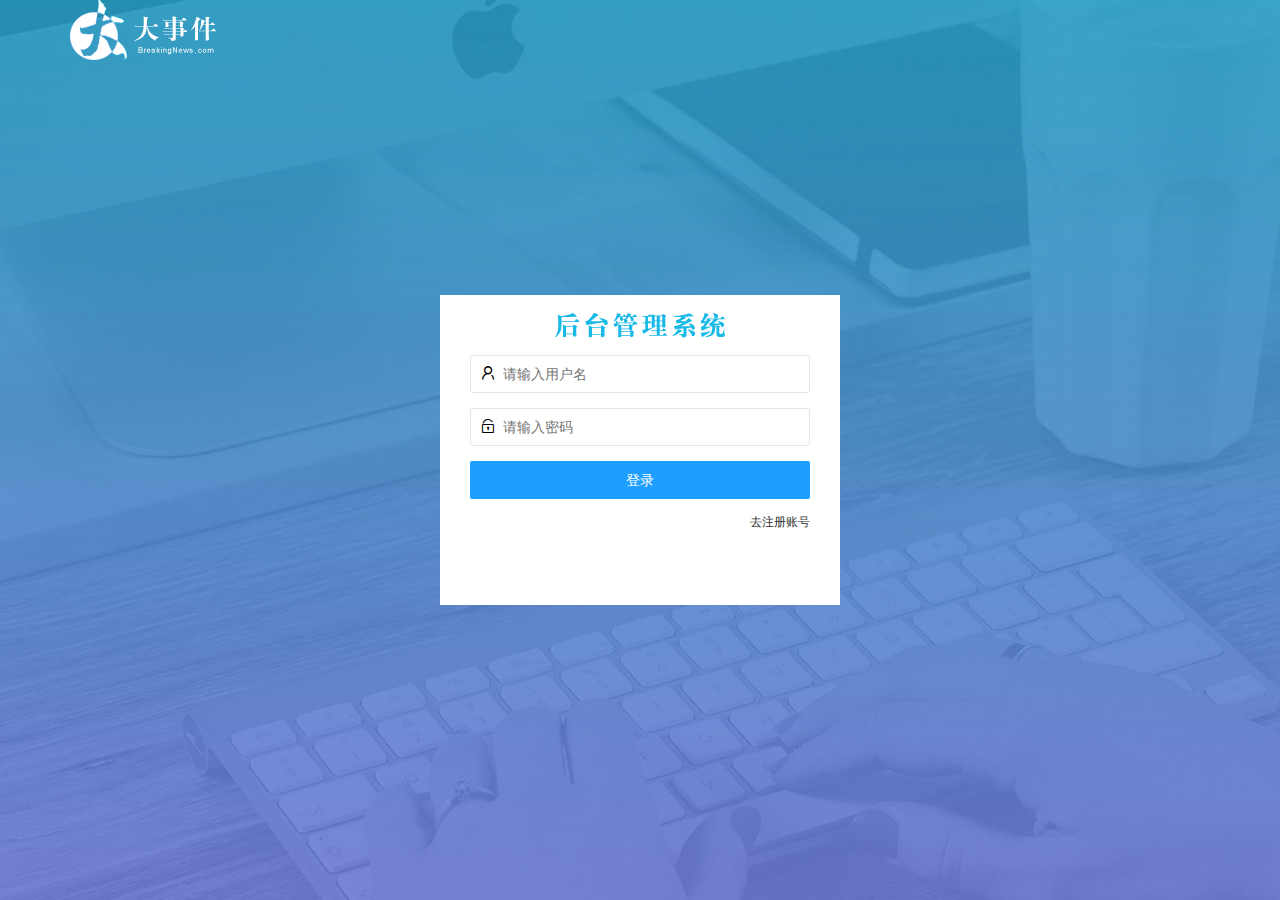
<file: login.html>
<!DOCTYPE html>
<html lang="en">
<head>
  <meta charset="UTF-8">
  <meta name="viewport" content="width=device-width, initial-scale=1.0">
  <title>大事件-登录/注册</title>
  <!-- 导入layui的样式 -->
  <link rel="stylesheet" href="assets/lib/layui/css/layui.css"/>
  <!-- 导入自己的样式表 -->
  <link rel="stylesheet" href="assets/css/login.css"/>
</head>
<body>
  <!-- 头部logo区 -->
  <div class="layui-main">
    <img src="assets/images/logo.png" alt=""/>
  </div>
  <!-- 登录注册区 -->
  <div class="loginAndRegBox">
    <div class="title-box"></div>
    <!-- 登录的div -->
    <div class="login-box">
      <!-- 登录的表单 -->
      <form class="layui-form" id="form_login">
        <!-- 用户名 -->
        <div class="layui-form-item">
          <i class="layui-icon layui-icon-username"></i>
            <input type="text" name="username" required  lay-verify="required" placeholder="请输入用户名" autocomplete="off" class="layui-input">  
        </div>
        <!-- 密码 -->
        <div class="layui-form-item">
          <i class="layui-icon layui-icon-password"></i>
          <input type="password" name="password" required  lay-verify="required|pwd" placeholder="请输入密码" autocomplete="off" class="layui-input">  
      </div>
      <!-- 登录按钮 -->
      <div class="layui-form-item">
      <button class="layui-btn layui-btn-fluid  layui-btn-normal" lay-submit lay-filter="formDemo">登录</button>
    </div>
      <div class="layui-form-item links">
        <!-- javascript:;防止点a链接发生跳转 -->
      <a href="javascript:;" id="link_reg">去注册账号</a>
      </div>
      </form> 
    </div>


    <!-- 注册的div -->
    <div class="red-box">
      <!-- 注册的表单 -->
      <form class="layui-form" id="form_reg">
        <!-- 用户名 -->
        <div class="layui-form-item">
          <i class="layui-icon layui-icon-username"></i>
            <input type="text" name="username" required  lay-verify="required" placeholder="请输入用户名" autocomplete="off" class="layui-input">  
        </div>
        <!-- 密码 -->
        <div class="layui-form-item">
          <i class="layui-icon layui-icon-password"></i>
          <input type="password" name="password" required  lay-verify="required|pwd" placeholder="请输入密码" autocomplete="off" class="layui-input">  
      </div>
      <!-- 密码确认框 -->
      <div class="layui-form-item">
        <i class="layui-icon layui-icon-password"></i>
        <input type="password" name="repassword" required  lay-verify="required|pwd|repwd" placeholder="再次确认密码" autocomplete="off" class="layui-input">  
    </div>

      <!-- 登录按钮 -->
      <div class="layui-form-item">
      <button class="layui-btn layui-btn-fluid  layui-btn-normal" lay-submit lay-filter="formDemo">注册</button>
    </div>
      <div class="layui-form-item links">
        <!-- javascript:;防止点a链接发生跳转 -->
        <a href="javascript:;" id="link_login">去登录</a>
      </div>
      </form>
      

    </div>
  </div>
  <!-- 导入layui的js文件 -->
  <script src="assets/lib/layui/layui.all.js"></script>
  <!-- 导入jquery -->
  <script src="assets/lib/jquery.js"></script>
  <!-- 导入自己封装的baseAPI.js -->
  <script src="assets/js/baseAPI.js"></script>
  <!-- 导入自己的jquery脚本 -->
  <script src="assets/js/login.js"></script>
</body>
</html>
</file>
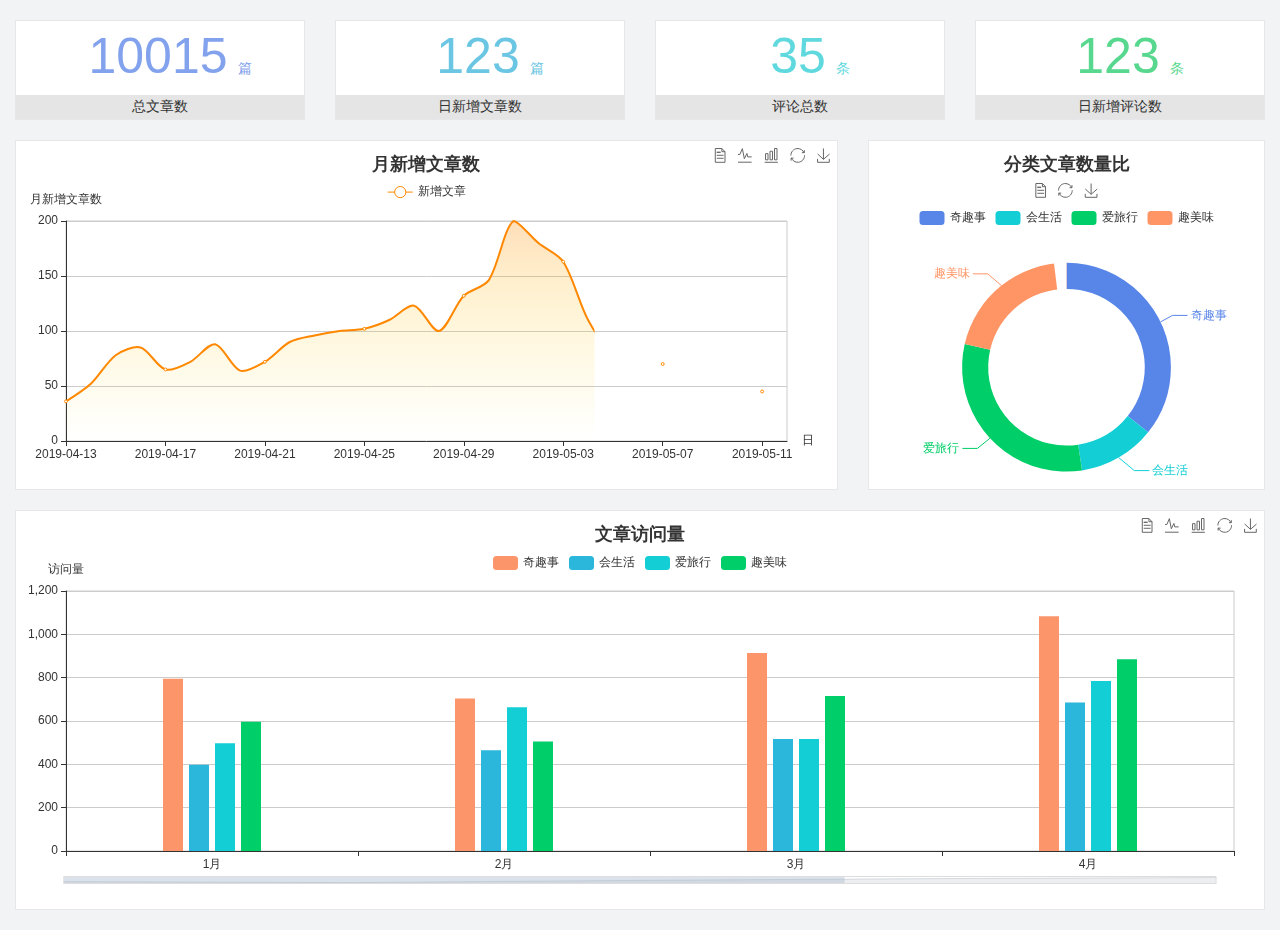
<file: home/dashboard.html>
<!DOCTYPE html>
<html lang="en">

<head>
  <meta charset="UTF-8">
  <meta name="viewport" content="width=device-width, initial-scale=1.0">
  <meta http-equiv="X-UA-Compatible" content="ie=edge">
  <title>图表统计</title>
  <link rel="stylesheet" href="../../assets/lib/bootstrap.css" />
  <link rel="stylesheet" href="../../assets/lib/main.css" />
  <script src="../../assets/lib/jquery.js"></script>
  <script type="text/javascript" src="../../assets/lib/echarts.min.js"></script>
</head>

<body>
  <div class="container-fluid">
    <div class="row spannel_list">
      <div class="col-sm-3 col-xs-6">
        <div class="spannel">
          <em>10015</em><span>篇</span>
          <b>总文章数</b>
        </div>
      </div>
      <div class="col-sm-3 col-xs-6">
        <div class="spannel scolor01">
          <em>123</em><span>篇</span>
          <b>日新增文章数</b>
        </div>
      </div>
      <div class="col-sm-3 col-xs-6">
        <div class="spannel scolor02">
          <em>35</em><span>条</span>
          <b>评论总数</b>
        </div>
      </div>
      <div class="col-sm-3 col-xs-6">
        <div class="spannel scolor03">
          <em>123</em><span>条</span>
          <b>日新增评论数</b>
        </div>
      </div>
    </div>
  </div>

  <div class="container-fluid">
    <div class="row curve-pie">
      <div class="col-lg-8 col-md-8">
        <div class="gragh_pannel" id="curve_show"></div>
      </div>
      <div class="col-lg-4 col-md-4">
        <div class="gragh_pannel" id="pie_show"></div>
      </div>
    </div>
  </div>

  <div class="container-fluid">
    <div class="column_pannel" id="column_show"></div>
  </div>

  <script>
    var oChart = echarts.init(document.getElementById('curve_show'));
    var aList_all = [
      { 'count': 36, 'date': '2019-04-13' },
      { 'count': 52, 'date': '2019-04-14' },
      { 'count': 78, 'date': '2019-04-15' },
      { 'count': 85, 'date': '2019-04-16' },
      { 'count': 65, 'date': '2019-04-17' },
      { 'count': 72, 'date': '2019-04-18' },
      { 'count': 88, 'date': '2019-04-19' },
      { 'count': 64, 'date': '2019-04-20' },
      { 'count': 72, 'date': '2019-04-21' },
      { 'count': 90, 'date': '2019-04-22' },
      { 'count': 96, 'date': '2019-04-23' },
      { 'count': 100, 'date': '2019-04-24' },
      { 'count': 102, 'date': '2019-04-25' },
      { 'count': 110, 'date': '2019-04-26' },
      { 'count': 123, 'date': '2019-04-27' },
      { 'count': 100, 'date': '2019-04-28' },
      { 'count': 132, 'date': '2019-04-29' },
      { 'count': 146, 'date': '2019-04-30' },
      { 'count': 200, 'date': '2019-05-01' },
      { 'count': 180, 'date': '2019-05-02' },
      { 'count': 163, 'date': '2019-05-03' },
      { 'count': 110, 'date': '2019-05-04' },
      { 'count': 80, 'date': '2019-05-05' },
      { 'count': 82, 'date': '2019-05-06' },
      { 'count': 70, 'date': '2019-05-07' },
      { 'count': 65, 'date': '2019-05-08' },
      { 'count': 54, 'date': '2019-05-09' },
      { 'count': 40, 'date': '2019-05-10' },
      { 'count': 45, 'date': '2019-05-11' },
      { 'count': 38, 'date': '2019-05-12' },
    ];

    let aCount = [];
    let aDate = [];

    for (var i = 0; i < aList_all.length; i++) {
      aCount.push(aList_all[i].count);
      aDate.push(aList_all[i].date);
    }

    var chartopt = {
      title: {
        text: '月新增文章数',
        left: 'center',
        top: '10'
      },
      tooltip: {
        trigger: 'axis'
      },
      legend: {
        data: ['新增文章'],
        top: '40'
      },
      toolbox: {
        show: true,
        feature: {
          mark: { show: true },
          dataView: { show: true, readOnly: false },
          magicType: { show: true, type: ['line', 'bar'] },
          restore: { show: true },
          saveAsImage: { show: true }
        }
      },
      calculable: true,
      xAxis: [
        {
          name: '日',
          type: 'category',
          boundaryGap: false,
          data: aDate
        }
      ],
      yAxis: [
        {
          name: '月新增文章数',
          type: 'value'
        }
      ],
      series: [
        {
          name: '新增文章',
          type: 'line',
          smooth: true,
          itemStyle: { normal: { areaStyle: { type: 'default' }, color: '#f80' }, lineStyle: { color: '#f80' } },
          data: aCount
        }],
      areaStyle: {
        normal: {
          color: new echarts.graphic.LinearGradient(0, 0, 0, 1, [{
            offset: 0,
            color: 'rgba(255,136,0,0.39)'
          }, {
            offset: .34,
            color: 'rgba(255,180,0,0.25)'
          }, {
            offset: 1,
            color: 'rgba(255,222,0,0.00)'
          }])

        }
      },
      grid: {
        show: true,
        x: 50,
        x2: 50,
        y: 80,
        height: 220
      }
    };

    oChart.setOption(chartopt);


    var oPie = echarts.init(document.getElementById('pie_show'));
    var oPieopt =
    {
      title: {
        top: 10,
        text: '分类文章数量比',
        x: 'center'
      },
      tooltip: {
        trigger: 'item',
        formatter: "{a} <br/>{b} : {c} ({d}%)"
      },
      color: ['#5885e8', '#13cfd5', '#00ce68', '#ff9565'],
      legend: {
        x: 'center',
        top: 65,
        data: ['奇趣事', '会生活', '爱旅行', '趣美味']
      },
      toolbox: {
        show: true,
        x: 'center',
        top: 35,
        feature: {
          mark: { show: true },
          dataView: { show: true, readOnly: false },
          magicType: {
            show: true,
            type: ['pie', 'funnel'],
            option: {
              funnel: {
                x: '25%',
                width: '50%',
                funnelAlign: 'left',
                max: 1548
              }
            }
          },
          restore: { show: true },
          saveAsImage: { show: true }
        }
      },
      calculable: true,
      series: [
        {
          name: '访问来源',
          type: 'pie',
          radius: ['45%', '60%'],
          center: ['50%', '65%'],
          data: [
            { value: 300, name: '奇趣事' },
            { value: 100, name: '会生活' },
            { value: 260, name: '爱旅行' },
            { value: 180, name: '趣美味' }
          ]
        }
      ]
    };
    oPie.setOption(oPieopt);



    var oColumn = this.echarts.init(document.getElementById('column_show'));
    var oColumnopt =
    {
      title: {
        text: '文章访问量',
        left: 'center',
        top: '10'
      },
      tooltip: {
        trigger: 'axis'
      },
      legend: {
        data: ['奇趣事', '会生活', '爱旅行', '趣美味'],
        top: '40'
      },
      toolbox: {
        show: true,
        feature: {
          mark: { show: true },
          dataView: { show: true, readOnly: false },
          magicType: { show: true, type: ['line', 'bar'] },
          restore: { show: true },
          saveAsImage: { show: true }
        }
      },
      calculable: true,
      xAxis: [
        {
          type: 'category',
          data: ['1月', '2月', '3月', '4月', '5月']
        }
      ],
      yAxis: [
        {
          name: '访问量',
          type: 'value'
        }
      ],
      series: [
        {
          name: '奇趣事',
          type: 'bar',
          barWidth: 20,
          itemStyle: {
            normal: { areaStyle: { type: 'default' }, color: '#fd956a' }
          },
          data: [800, 708, 920, 1090, 1200]
        },
        {
          name: '会生活',
          type: 'bar',
          barWidth: 20,
          itemStyle: {
            normal: { areaStyle: { type: 'default' }, color: '#2bb6db' }
          },
          data: [400, 468, 520, 690, 800]
        },
        {
          name: '爱旅行',
          type: 'bar',
          barWidth: 20,
          itemStyle: {
            normal: { areaStyle: { type: 'default' }, color: '#13cfd5' }
          },
          data: [500, 668, 520, 790, 900]
        },
        {
          name: '趣美味',
          type: 'bar',
          barWidth: 20,
          itemStyle: {
            normal: { areaStyle: { type: 'default' }, color: '#00ce68' }
          },
          data: [600, 508, 720, 890, 1000]
        }
      ],
      grid: {
        show: true,
        x: 50,
        x2: 30,
        y: 80,
        height: 260
      },
      dataZoom: [//给x轴设置滚动条
        {
          start: 0,//默认为0
          end: 100 - 1000 / 31,//默认为100
          type: 'slider',
          show: true,
          xAxisIndex: [0],
          handleSize: 0,//滑动条的 左右2个滑动条的大小
          height: 8,//组件高度
          left: 45, //左边的距离
          right: 50,//右边的距离
          bottom: 26,//右边的距离
          handleColor: '#ddd',//h滑动图标的颜色
          handleStyle: {
            borderColor: "#cacaca",
            borderWidth: "1",
            shadowBlur: 2,
            background: "#ddd",
            shadowColor: "#ddd",
          }
        }]
    };
    oColumn.setOption(oColumnopt);
  </script>
</body>

</html>
</file>
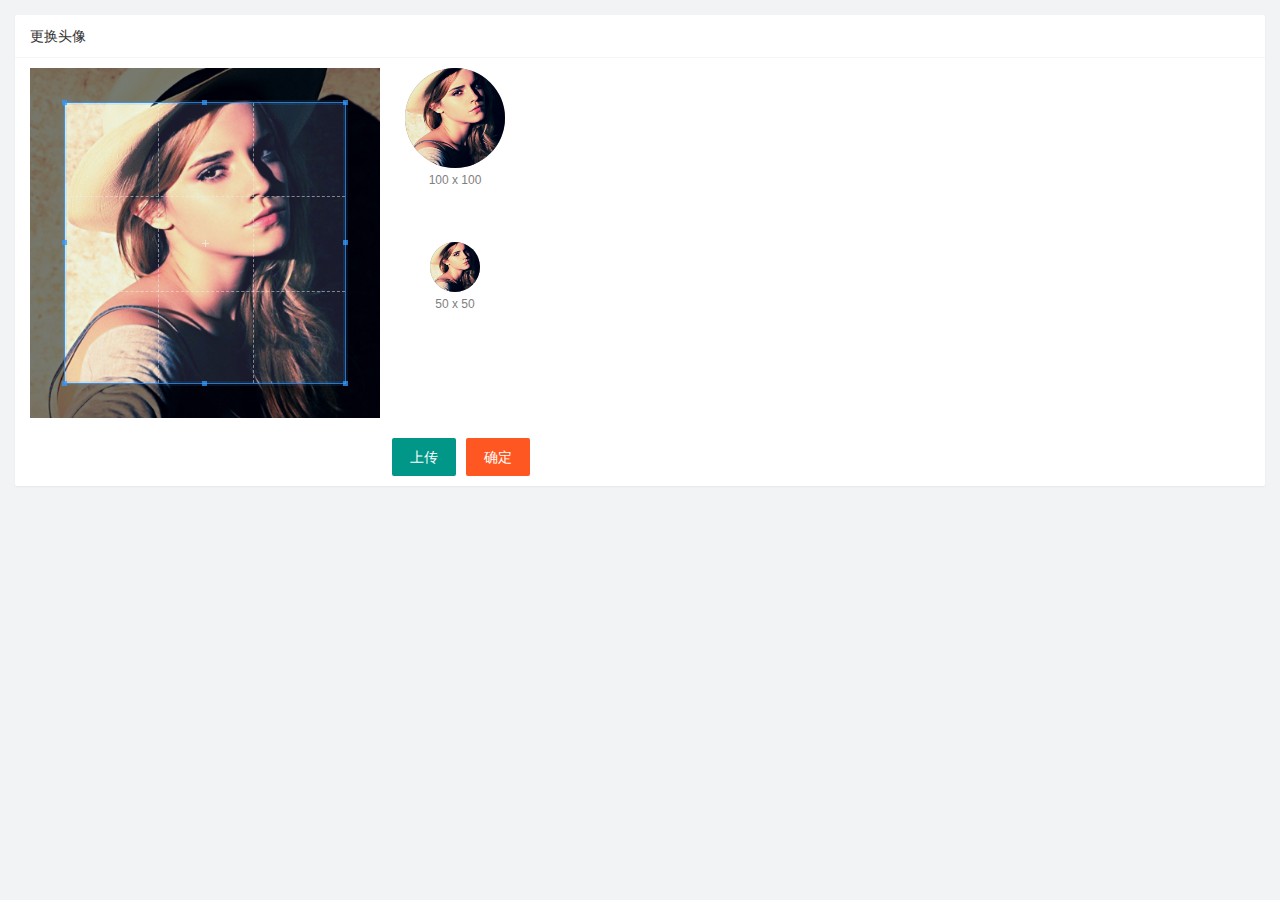
<file: user/user_avatar.html>
<!DOCTYPE html>
<html lang="en">
<head>
  <meta charset="UTF-8">
  <meta name="viewport" content="width=device-width, initial-scale=1.0">
  <title>Document</title>
  <!-- 导入layui的样式 -->
  <link rel="stylesheet" href="/assets/lib/layui/css/layui.css">
  <!-- 导入cropper样式表 -->
  <link rel="stylesheet" href="/assets/lib/cropper/cropper.css" />
  <!-- 导入自己的样式 -->
  <link rel="stylesheet" href="/assets/css/user/user_avatar.css">
  <link rel="stylesheet" href="/assets/lib/cropper/cropper.css" />
</head>
<body>
  <!-- 卡片区域 -->
  <div class="layui-card">
    <div class="layui-card-header">更换头像</div>
    <div class="layui-card-body">
      <!-- 第一行的图片裁剪和预览区域 -->
  <div class="row1">
    <!-- 图片裁剪区域 -->
    <div class="cropper-box">
      <!-- 这个 img 标签很重要，将来会把它初始化为裁剪区域 -->
      <img id="image" src="/assets/images/sample.jpg" />
    </div>
    <!-- 图片的预览区域 -->
    <div class="preview-box">
      <div>
        <!-- 宽高为 100px 的预览区域 -->
        <div class="img-preview w100"></div>
        <p class="size">100 x 100</p>
      </div>
      <div>
        <!-- 宽高为 50px 的预览区域 -->
        <div class="img-preview w50"></div>
        <p class="size">50 x 50</p>
      </div>
    </div>
  </div>

  <!-- 第二行的按钮区域 -->
  <div class="row2">
    <!-- 创建一个文件选择框id="file" ,不让用户看到-->
    <!-- 当用户点击上传按钮时需要用程序的形式模拟用户的点击事件点击一下这个input输入
      框就可以实现选择图片的功能了 -->
      <!-- 通过accept=""允许用户选择什么类型的文件 -->
    <input type="file" id="file" accept="image/png,image/jpeg">
    <button type="button" class="layui-btn" id="btnChooseImage">上传</button>
    <button type="button" class="layui-btn layui-btn-danger" id="btnUpload">确定</button>
  </div>
    </div>
  </div>
  <script src="/assets/lib/layui/layui.all.js"></script>
  <!-- 引用js的插件（cropper）快速创建页面需要引入的脚本 -->
<script src="/assets/lib/jquery.js"></script>
<script src="/assets/lib/cropper/Cropper.js"></script>
<script src="/assets/lib/cropper/jquery-cropper.js"></script>
<script src="/assets/js/user/user_avatar.js"></script>
<!-- baseAPI往后放放要不读取不到 -->
<script src="/assets/js/baseAPI.js"></script>

</body>
</html>
</file>
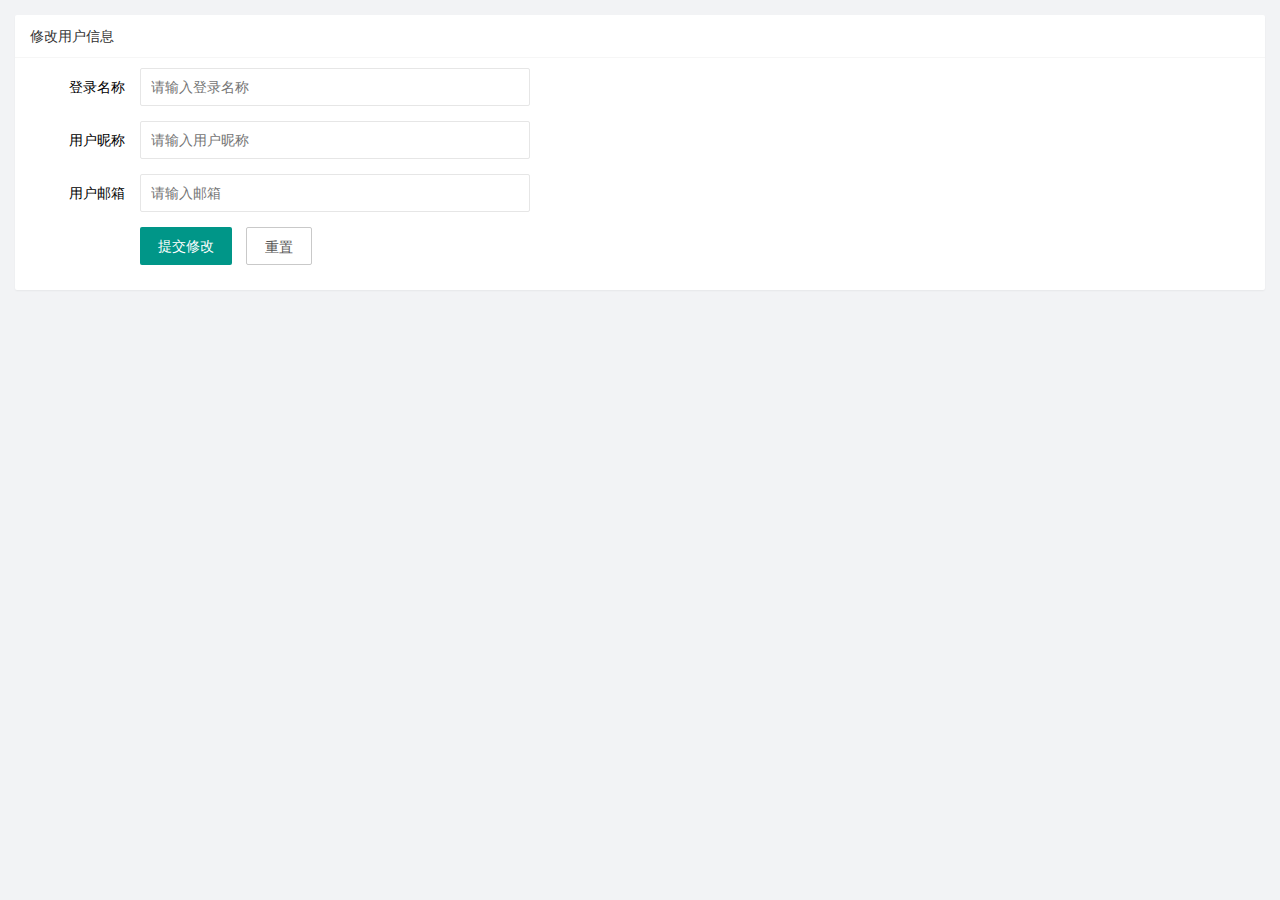
<file: user/user_info.html>
<!DOCTYPE html>
<html lang="en">
<head>
  <meta charset="UTF-8">
  <meta name="viewport" content="width=device-width, initial-scale=1.0">
  <title>Document</title>
  <!-- 导入layui的样式 -->
  <link rel="stylesheet" href="/assets/lib/layui/css/layui.css">
  <!-- 引入自己的样式 -->
  <link rel="stylesheet" href="/assets/css/user/user_info.css">
</head>
<body>
  <!-- 卡片区域 -->
  <div class="layui-card">
    <div class="layui-card-header">修改用户信息</div>
    <div class="layui-card-body">
      <!-- form表单区域 -->
      <form class="layui-form" lay-filter="formUserInfo">
        <!-- 这是隐藏域 -->
        <input type="hidden" name="id" value="">
        <div class="layui-form-item">
          <label class="layui-form-label">登录名称</label>
          <div class="layui-input-block">
            <input type="text" name="username" required  lay-verify="required" placeholder="请输入登录名称" autocomplete="off" class="layui-input" readonly>
          </div>
        </div>
        <div class="layui-form-item">
          <label class="layui-form-label">用户昵称</label>
          <div class="layui-input-block">
            <input type="text" name="nickname" required  lay-verify="required|nickname" placeholder="请输入用户昵称" autocomplete="off" class="layui-input">
          </div>
        </div>
        <div class="layui-form-item">
          <label class="layui-form-label">用户邮箱</label>
          <div class="layui-input-block">
            <input type="text" name="email" required  lay-verify="required|email" placeholder="请输入邮箱" autocomplete="off" class="layui-input">
          </div>
        </div>
        <div class="layui-form-item">
          <div class="layui-input-block">
            <button class="layui-btn" lay-submit lay-filter="formDemo">提交修改</button>
            <button type="reset" class="layui-btn layui-btn-primary" id="btnReset">重置</button>
          </div>
        </div>
      </form>
    </div>
  </div>
  <!-- 导入layui的js -->
  <script src="/assets/lib/layui/layui.all.js"></script>
  <!-- 导入jquery -->
  <script src="/assets/lib/jquery.js"></script>
  <!-- 导入baseAPI -->
  <script src="/assets/js/baseAPI.js"></script>
  <!-- 导入自己的js -->
  <script src="/assets/js/user/user_info.js"></script>
</body>
</html>
</file>
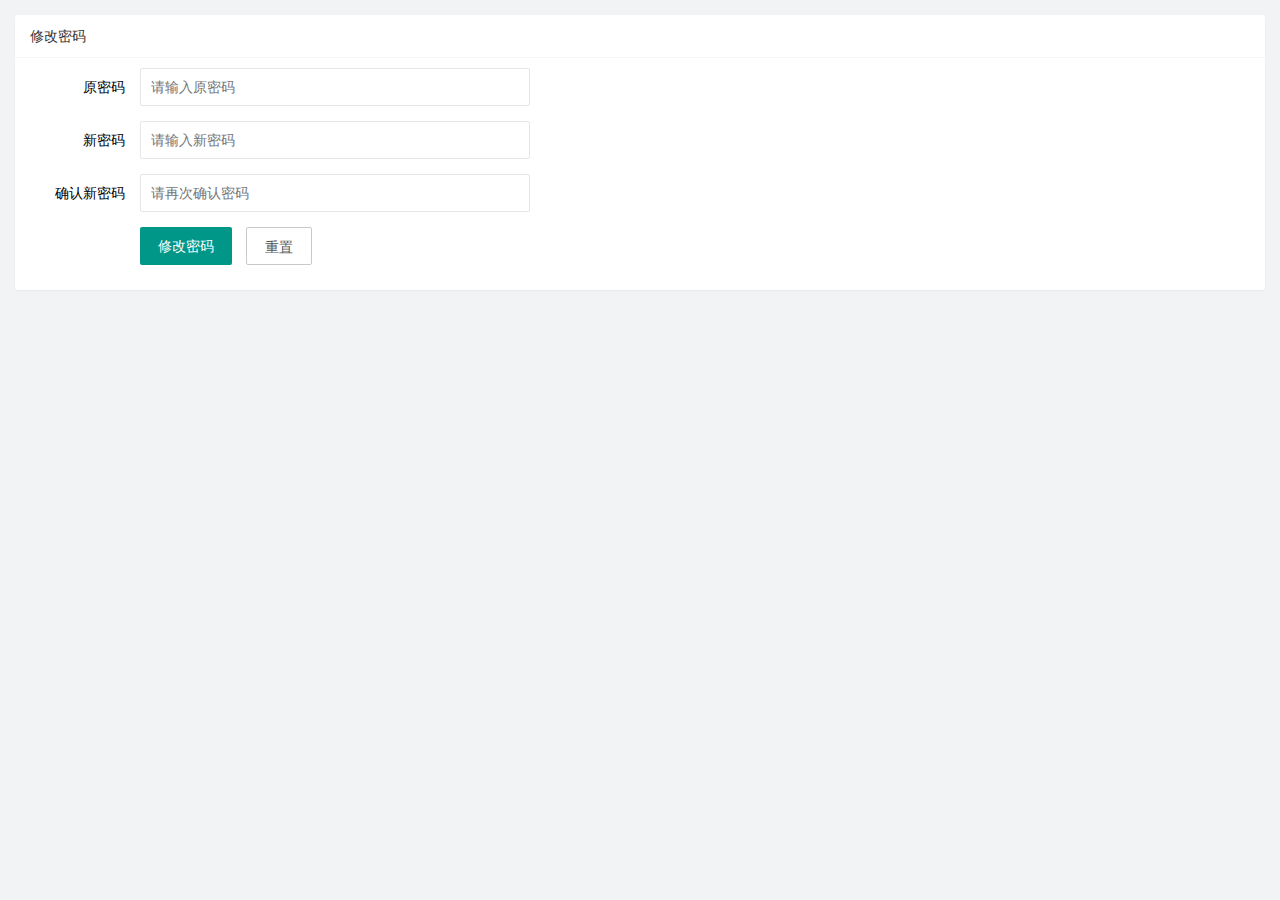
<file: user/user_pwd.html>
<!DOCTYPE html>
<html lang="en">
<head>
  <meta charset="UTF-8">
  <meta name="viewport" content="width=device-width, initial-scale=1.0">
  <title>Document</title>
  <!-- 导入layui的样式 -->
  <link rel="stylesheet" href="/assets/lib/layui/css/layui.css">
  <!-- 导入自己的样式 -->
  <link rel="stylesheet" href="/assets/css/user/uesr_pwd.css">
</head>
<body>
  <!-- 卡片区 -->
  <div class="layui-card">
    <div class="layui-card-header">修改密码</div>
    <div class="layui-card-body">
      <form class="layui-form">
        <div class="layui-form-item">
          <label class="layui-form-label">原密码</label>
          <div class="layui-input-block">
            <input type="password" name="oldPwd" required  lay-verify="required|pwd" placeholder="请输入原密码" autocomplete="off" class="layui-input">
          </div>
        </div>
        <div class="layui-form-item">
          <label class="layui-form-label">新密码</label>
          <div class="layui-input-block">
            <input type="password" name="newPwd" required  lay-verify="required|pwd|samePwd" placeholder="请输入新密码" autocomplete="off" class="layui-input">
          </div>
        </div>
        <div class="layui-form-item">
          <label class="layui-form-label">确认新密码</label>
          <div class="layui-input-block">
            <input type="password" name="rePwd" required  lay-verify="required|pwd|rePwd" placeholder="请再次确认密码" autocomplete="off" class="layui-input">
          </div>
        </div>
        <div class="layui-form-item">
          <div class="layui-input-block">
            <button class="layui-btn" lay-submit lay-filter="formDemo">修改密码</button>
            <button type="reset" class="layui-btn layui-btn-primary">重置</button>
          </div>
        </div>
      </form>  
    </div>
  </div>
  <script src="/assets/lib/layui/layui.all.js"></script>
  <script src="/assets/lib/jquery.js"></script>
  <script src="/assets/js/baseAPI.js"></script>
  <!-- 引入自己的js -->
  <script src="/assets/js/user/user_pwd.js"></script>
</body>
</html>
</file>
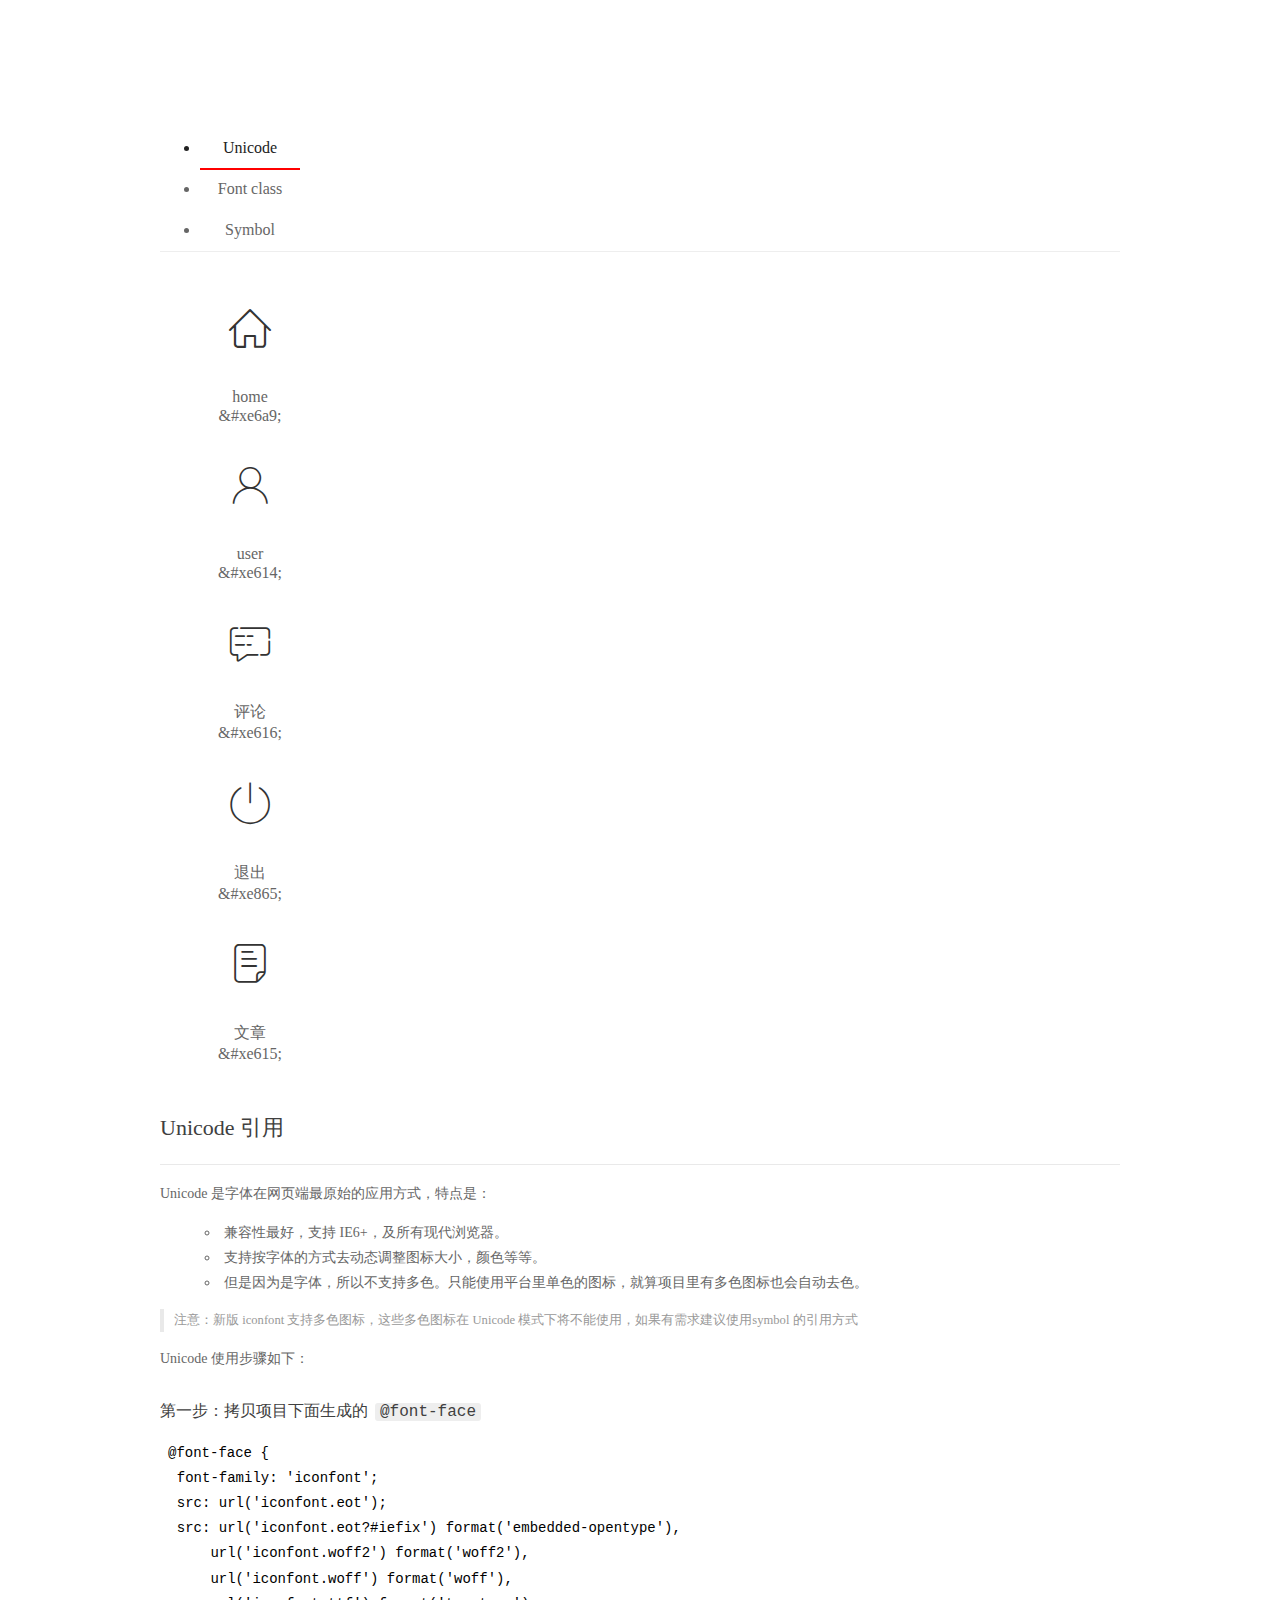
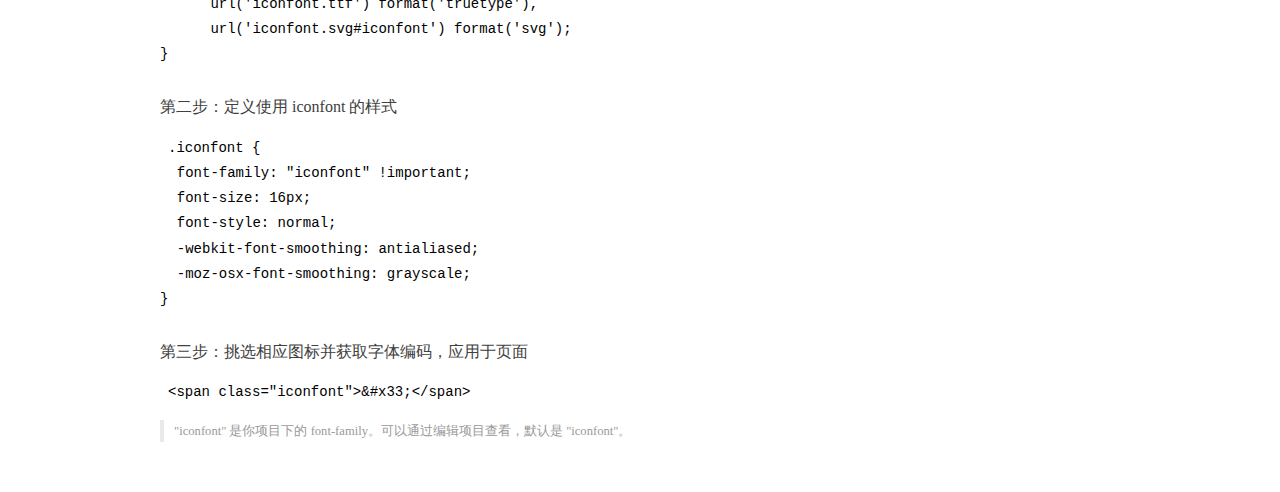
<file: assets/fonts/demo_index.html>
<!DOCTYPE html>
<html>
<head>
  <meta charset="utf-8"/>
  <title>IconFont Demo</title>
  <link rel="shortcut icon" href="https://gtms04.alicdn.com/tps/i4/TB1_oz6GVXXXXaFXpXXJDFnIXXX-64-64.ico" type="image/x-icon"/>
  <link rel="stylesheet" href="https://g.alicdn.com/thx/cube/1.3.2/cube.min.css">
  <link rel="stylesheet" href="demo.css">
  <link rel="stylesheet" href="iconfont.css">
  <script src="iconfont.js"></script>
  <!-- jQuery -->
  <script src="https://a1.alicdn.com/oss/uploads/2018/12/26/7bfddb60-08e8-11e9-9b04-53e73bb6408b.js"></script>
  <!-- 代码高亮 -->
  <script src="https://a1.alicdn.com/oss/uploads/2018/12/26/a3f714d0-08e6-11e9-8a15-ebf944d7534c.js"></script>
</head>
<body>
  <div class="main">
    <h1 class="logo"><a href="https://www.iconfont.cn/" title="iconfont 首页" target="_blank">&#xe86b;</a></h1>
    <div class="nav-tabs">
      <ul id="tabs" class="dib-box">
        <li class="dib active"><span>Unicode</span></li>
        <li class="dib"><span>Font class</span></li>
        <li class="dib"><span>Symbol</span></li>
      </ul>
      
    </div>
    <div class="tab-container">
      <div class="content unicode" style="display: block;">
          <ul class="icon_lists dib-box">
          
            <li class="dib">
              <span class="icon iconfont">&#xe6a9;</span>
                <div class="name">home</div>
                <div class="code-name">&amp;#xe6a9;</div>
              </li>
          
            <li class="dib">
              <span class="icon iconfont">&#xe614;</span>
                <div class="name">user</div>
                <div class="code-name">&amp;#xe614;</div>
              </li>
          
            <li class="dib">
              <span class="icon iconfont">&#xe616;</span>
                <div class="name">评论</div>
                <div class="code-name">&amp;#xe616;</div>
              </li>
          
            <li class="dib">
              <span class="icon iconfont">&#xe865;</span>
                <div class="name">退出</div>
                <div class="code-name">&amp;#xe865;</div>
              </li>
          
            <li class="dib">
              <span class="icon iconfont">&#xe615;</span>
                <div class="name">文章</div>
                <div class="code-name">&amp;#xe615;</div>
              </li>
          
          </ul>
          <div class="article markdown">
          <h2 id="unicode-">Unicode 引用</h2>
          <hr>

          <p>Unicode 是字体在网页端最原始的应用方式，特点是：</p>
          <ul>
            <li>兼容性最好，支持 IE6+，及所有现代浏览器。</li>
            <li>支持按字体的方式去动态调整图标大小，颜色等等。</li>
            <li>但是因为是字体，所以不支持多色。只能使用平台里单色的图标，就算项目里有多色图标也会自动去色。</li>
          </ul>
          <blockquote>
            <p>注意：新版 iconfont 支持多色图标，这些多色图标在 Unicode 模式下将不能使用，如果有需求建议使用symbol 的引用方式</p>
          </blockquote>
          <p>Unicode 使用步骤如下：</p>
          <h3 id="-font-face">第一步：拷贝项目下面生成的 <code>@font-face</code></h3>
<pre><code class="language-css"
>@font-face {
  font-family: 'iconfont';
  src: url('iconfont.eot');
  src: url('iconfont.eot?#iefix') format('embedded-opentype'),
      url('iconfont.woff2') format('woff2'),
      url('iconfont.woff') format('woff'),
      url('iconfont.ttf') format('truetype'),
      url('iconfont.svg#iconfont') format('svg');
}
</code></pre>
          <h3 id="-iconfont-">第二步：定义使用 iconfont 的样式</h3>
<pre><code class="language-css"
>.iconfont {
  font-family: "iconfont" !important;
  font-size: 16px;
  font-style: normal;
  -webkit-font-smoothing: antialiased;
  -moz-osx-font-smoothing: grayscale;
}
</code></pre>
          <h3 id="-">第三步：挑选相应图标并获取字体编码，应用于页面</h3>
<pre>
<code class="language-html"
>&lt;span class="iconfont"&gt;&amp;#x33;&lt;/span&gt;
</code></pre>
          <blockquote>
            <p>"iconfont" 是你项目下的 font-family。可以通过编辑项目查看，默认是 "iconfont"。</p>
          </blockquote>
          </div>
      </div>
      <div class="content font-class">
        <ul class="icon_lists dib-box">
          
          <li class="dib">
            <span class="icon iconfont icon-home"></span>
            <div class="name">
              home
            </div>
            <div class="code-name">.icon-home
            </div>
          </li>
          
          <li class="dib">
            <span class="icon iconfont icon-user"></span>
            <div class="name">
              user
            </div>
            <div class="code-name">.icon-user
            </div>
          </li>
          
          <li class="dib">
            <span class="icon iconfont icon-pinglun"></span>
            <div class="name">
              评论
            </div>
            <div class="code-name">.icon-pinglun
            </div>
          </li>
          
          <li class="dib">
            <span class="icon iconfont icon-tuichu"></span>
            <div class="name">
              退出
            </div>
            <div class="code-name">.icon-tuichu
            </div>
          </li>
          
          <li class="dib">
            <span class="icon iconfont icon-16"></span>
            <div class="name">
              文章
            </div>
            <div class="code-name">.icon-16
            </div>
          </li>
          
        </ul>
        <div class="article markdown">
        <h2 id="font-class-">font-class 引用</h2>
        <hr>

        <p>font-class 是 Unicode 使用方式的一种变种，主要是解决 Unicode 书写不直观，语意不明确的问题。</p>
        <p>与 Unicode 使用方式相比，具有如下特点：</p>
        <ul>
          <li>兼容性良好，支持 IE8+，及所有现代浏览器。</li>
          <li>相比于 Unicode 语意明确，书写更直观。可以很容易分辨这个 icon 是什么。</li>
          <li>因为使用 class 来定义图标，所以当要替换图标时，只需要修改 class 里面的 Unicode 引用。</li>
          <li>不过因为本质上还是使用的字体，所以多色图标还是不支持的。</li>
        </ul>
        <p>使用步骤如下：</p>
        <h3 id="-fontclass-">第一步：引入项目下面生成的 fontclass 代码：</h3>
<pre><code class="language-html">&lt;link rel="stylesheet" href="./iconfont.css"&gt;
</code></pre>
        <h3 id="-">第二步：挑选相应图标并获取类名，应用于页面：</h3>
<pre><code class="language-html">&lt;span class="iconfont icon-xxx"&gt;&lt;/span&gt;
</code></pre>
        <blockquote>
          <p>"
            iconfont" 是你项目下的 font-family。可以通过编辑项目查看，默认是 "iconfont"。</p>
        </blockquote>
      </div>
      </div>
      <div class="content symbol">
          <ul class="icon_lists dib-box">
          
            <li class="dib">
                <svg class="icon svg-icon" aria-hidden="true">
                  <use xlink:href="#icon-home"></use>
                </svg>
                <div class="name">home</div>
                <div class="code-name">#icon-home</div>
            </li>
          
            <li class="dib">
                <svg class="icon svg-icon" aria-hidden="true">
                  <use xlink:href="#icon-user"></use>
                </svg>
                <div class="name">user</div>
                <div class="code-name">#icon-user</div>
            </li>
          
            <li class="dib">
                <svg class="icon svg-icon" aria-hidden="true">
                  <use xlink:href="#icon-pinglun"></use>
                </svg>
                <div class="name">评论</div>
                <div class="code-name">#icon-pinglun</div>
            </li>
          
            <li class="dib">
                <svg class="icon svg-icon" aria-hidden="true">
                  <use xlink:href="#icon-tuichu"></use>
                </svg>
                <div class="name">退出</div>
                <div class="code-name">#icon-tuichu</div>
            </li>
          
            <li class="dib">
                <svg class="icon svg-icon" aria-hidden="true">
                  <use xlink:href="#icon-16"></use>
                </svg>
                <div class="name">文章</div>
                <div class="code-name">#icon-16</div>
            </li>
          
          </ul>
          <div class="article markdown">
          <h2 id="symbol-">Symbol 引用</h2>
          <hr>

          <p>这是一种全新的使用方式，应该说这才是未来的主流，也是平台目前推荐的用法。相关介绍可以参考这篇<a href="">文章</a>
            这种用法其实是做了一个 SVG 的集合，与另外两种相比具有如下特点：</p>
          <ul>
            <li>支持多色图标了，不再受单色限制。</li>
            <li>通过一些技巧，支持像字体那样，通过 <code>font-size</code>, <code>color</code> 来调整样式。</li>
            <li>兼容性较差，支持 IE9+，及现代浏览器。</li>
            <li>浏览器渲染 SVG 的性能一般，还不如 png。</li>
          </ul>
          <p>使用步骤如下：</p>
          <h3 id="-symbol-">第一步：引入项目下面生成的 symbol 代码：</h3>
<pre><code class="language-html">&lt;script src="./iconfont.js"&gt;&lt;/script&gt;
</code></pre>
          <h3 id="-css-">第二步：加入通用 CSS 代码（引入一次就行）：</h3>
<pre><code class="language-html">&lt;style&gt;
.icon {
  width: 1em;
  height: 1em;
  vertical-align: -0.15em;
  fill: currentColor;
  overflow: hidden;
}
&lt;/style&gt;
</code></pre>
          <h3 id="-">第三步：挑选相应图标并获取类名，应用于页面：</h3>
<pre><code class="language-html">&lt;svg class="icon" aria-hidden="true"&gt;
  &lt;use xlink:href="#icon-xxx"&gt;&lt;/use&gt;
&lt;/svg&gt;
</code></pre>
          </div>
      </div>

    </div>
  </div>
  <script>
  $(document).ready(function () {
      $('.tab-container .content:first').show()

      $('#tabs li').click(function (e) {
        var tabContent = $('.tab-container .content')
        var index = $(this).index()

        if ($(this).hasClass('active')) {
          return
        } else {
          $('#tabs li').removeClass('active')
          $(this).addClass('active')

          tabContent.hide().eq(index).fadeIn()
        }
      })
    })
  </script>
</body>
</html>
</file>
<file: assets/lib/layui/css/layui.css>
/** layui-v2.5.5 MIT License By https://www.layui.com */
 .layui-inline,img{display:inline-block;vertical-align:middle}h1,h2,h3,h4,h5,h6{font-weight:400}.layui-edge,.layui-header,.layui-inline,.layui-main{position:relative}.layui-body,.layui-edge,.layui-elip{overflow:hidden}.layui-btn,.layui-edge,.layui-inline,img{vertical-align:middle}.layui-btn,.layui-disabled,.layui-icon,.layui-unselect{-moz-user-select:none;-webkit-user-select:none;-ms-user-select:none}.layui-elip,.layui-form-checkbox span,.layui-form-pane .layui-form-label{text-overflow:ellipsis;white-space:nowrap}.layui-breadcrumb,.layui-tree-btnGroup{visibility:hidden}blockquote,body,button,dd,div,dl,dt,form,h1,h2,h3,h4,h5,h6,input,li,ol,p,pre,td,textarea,th,ul{margin:0;padding:0;-webkit-tap-highlight-color:rgba(0,0,0,0)}a:active,a:hover{outline:0}img{border:none}li{list-style:none}table{border-collapse:collapse;border-spacing:0}h4,h5,h6{font-size:100%}button,input,optgroup,option,select,textarea{font-family:inherit;font-size:inherit;font-style:inherit;font-weight:inherit;outline:0}pre{white-space:pre-wrap;white-space:-moz-pre-wrap;white-space:-pre-wrap;white-space:-o-pre-wrap;word-wrap:break-word}body{line-height:24px;font:14px Helvetica Neue,Helvetica,PingFang SC,Tahoma,Arial,sans-serif}hr{height:1px;margin:10px 0;border:0;clear:both}a{color:#333;text-decoration:none}a:hover{color:#777}a cite{font-style:normal;*cursor:pointer}.layui-border-box,.layui-border-box *{box-sizing:border-box}.layui-box,.layui-box *{box-sizing:content-box}.layui-clear{clear:both;*zoom:1}.layui-clear:after{content:'\20';clear:both;*zoom:1;display:block;height:0}.layui-inline{*display:inline;*zoom:1}.layui-edge{display:inline-block;width:0;height:0;border-width:6px;border-style:dashed;border-color:transparent}.layui-edge-top{top:-4px;border-bottom-color:#999;border-bottom-style:solid}.layui-edge-right{border-left-color:#999;border-left-style:solid}.layui-edge-bottom{top:2px;border-top-color:#999;border-top-style:solid}.layui-edge-left{border-right-color:#999;border-right-style:solid}.layui-disabled,.layui-disabled:hover{color:#d2d2d2!important;cursor:not-allowed!important}.layui-circle{border-radius:100%}.layui-show{display:block!important}.layui-hide{display:none!important}@font-face{font-family:layui-icon;src:url(../font/iconfont.eot?v=250);src:url(../font/iconfont.eot?v=250#iefix) format('embedded-opentype'),url(../font/iconfont.woff2?v=250) format('woff2'),url(../font/iconfont.woff?v=250) format('woff'),url(../font/iconfont.ttf?v=250) format('truetype'),url(../font/iconfont.svg?v=250#layui-icon) format('svg')}.layui-icon{font-family:layui-icon!important;font-size:16px;font-style:normal;-webkit-font-smoothing:antialiased;-moz-osx-font-smoothing:grayscale}.layui-icon-reply-fill:before{content:"\e611"}.layui-icon-set-fill:before{content:"\e614"}.layui-icon-menu-fill:before{content:"\e60f"}.layui-icon-search:before{content:"\e615"}.layui-icon-share:before{content:"\e641"}.layui-icon-set-sm:before{content:"\e620"}.layui-icon-engine:before{content:"\e628"}.layui-icon-close:before{content:"\1006"}.layui-icon-close-fill:before{content:"\1007"}.layui-icon-chart-screen:before{content:"\e629"}.layui-icon-star:before{content:"\e600"}.layui-icon-circle-dot:before{content:"\e617"}.layui-icon-chat:before{content:"\e606"}.layui-icon-release:before{content:"\e609"}.layui-icon-list:before{content:"\e60a"}.layui-icon-chart:before{content:"\e62c"}.layui-icon-ok-circle:before{content:"\1005"}.layui-icon-layim-theme:before{content:"\e61b"}.layui-icon-table:before{content:"\e62d"}.layui-icon-right:before{content:"\e602"}.layui-icon-left:before{content:"\e603"}.layui-icon-cart-simple:before{content:"\e698"}.layui-icon-face-cry:before{content:"\e69c"}.layui-icon-face-smile:before{content:"\e6af"}.layui-icon-survey:before{content:"\e6b2"}.layui-icon-tree:before{content:"\e62e"}.layui-icon-upload-circle:before{content:"\e62f"}.layui-icon-add-circle:before{content:"\e61f"}.layui-icon-download-circle:before{content:"\e601"}.layui-icon-templeate-1:before{content:"\e630"}.layui-icon-util:before{content:"\e631"}.layui-icon-face-surprised:before{content:"\e664"}.layui-icon-edit:before{content:"\e642"}.layui-icon-speaker:before{content:"\e645"}.layui-icon-down:before{content:"\e61a"}.layui-icon-file:before{content:"\e621"}.layui-icon-layouts:before{content:"\e632"}.layui-icon-rate-half:before{content:"\e6c9"}.layui-icon-add-circle-fine:before{content:"\e608"}.layui-icon-prev-circle:before{content:"\e633"}.layui-icon-read:before{content:"\e705"}.layui-icon-404:before{content:"\e61c"}.layui-icon-carousel:before{content:"\e634"}.layui-icon-help:before{content:"\e607"}.layui-icon-code-circle:before{content:"\e635"}.layui-icon-water:before{content:"\e636"}.layui-icon-username:before{content:"\e66f"}.layui-icon-find-fill:before{content:"\e670"}.layui-icon-about:before{content:"\e60b"}.layui-icon-location:before{content:"\e715"}.layui-icon-up:before{content:"\e619"}.layui-icon-pause:before{content:"\e651"}.layui-icon-date:before{content:"\e637"}.layui-icon-layim-uploadfile:before{content:"\e61d"}.layui-icon-delete:before{content:"\e640"}.layui-icon-play:before{content:"\e652"}.layui-icon-top:before{content:"\e604"}.layui-icon-friends:before{content:"\e612"}.layui-icon-refresh-3:before{content:"\e9aa"}.layui-icon-ok:before{content:"\e605"}.layui-icon-layer:before{content:"\e638"}.layui-icon-face-smile-fine:before{content:"\e60c"}.layui-icon-dollar:before{content:"\e659"}.layui-icon-group:before{content:"\e613"}.layui-icon-layim-download:before{content:"\e61e"}.layui-icon-picture-fine:before{content:"\e60d"}.layui-icon-link:before{content:"\e64c"}.layui-icon-diamond:before{content:"\e735"}.layui-icon-log:before{content:"\e60e"}.layui-icon-rate-solid:before{content:"\e67a"}.layui-icon-fonts-del:before{content:"\e64f"}.layui-icon-unlink:before{content:"\e64d"}.layui-icon-fonts-clear:before{content:"\e639"}.layui-icon-triangle-r:before{content:"\e623"}.layui-icon-circle:before{content:"\e63f"}.layui-icon-radio:before{content:"\e643"}.layui-icon-align-center:before{content:"\e647"}.layui-icon-align-right:before{content:"\e648"}.layui-icon-align-left:before{content:"\e649"}.layui-icon-loading-1:before{content:"\e63e"}.layui-icon-return:before{content:"\e65c"}.layui-icon-fonts-strong:before{content:"\e62b"}.layui-icon-upload:before{content:"\e67c"}.layui-icon-dialogue:before{content:"\e63a"}.layui-icon-video:before{content:"\e6ed"}.layui-icon-headset:before{content:"\e6fc"}.layui-icon-cellphone-fine:before{content:"\e63b"}.layui-icon-add-1:before{content:"\e654"}.layui-icon-face-smile-b:before{content:"\e650"}.layui-icon-fonts-html:before{content:"\e64b"}.layui-icon-form:before{content:"\e63c"}.layui-icon-cart:before{content:"\e657"}.layui-icon-camera-fill:before{content:"\e65d"}.layui-icon-tabs:before{content:"\e62a"}.layui-icon-fonts-code:before{content:"\e64e"}.layui-icon-fire:before{content:"\e756"}.layui-icon-set:before{content:"\e716"}.layui-icon-fonts-u:before{content:"\e646"}.layui-icon-triangle-d:before{content:"\e625"}.layui-icon-tips:before{content:"\e702"}.layui-icon-picture:before{content:"\e64a"}.layui-icon-more-vertical:before{content:"\e671"}.layui-icon-flag:before{content:"\e66c"}.layui-icon-loading:before{content:"\e63d"}.layui-icon-fonts-i:before{content:"\e644"}.layui-icon-refresh-1:before{content:"\e666"}.layui-icon-rmb:before{content:"\e65e"}.layui-icon-home:before{content:"\e68e"}.layui-icon-user:before{content:"\e770"}.layui-icon-notice:before{content:"\e667"}.layui-icon-login-weibo:before{content:"\e675"}.layui-icon-voice:before{content:"\e688"}.layui-icon-upload-drag:before{content:"\e681"}.layui-icon-login-qq:before{content:"\e676"}.layui-icon-snowflake:before{content:"\e6b1"}.layui-icon-file-b:before{content:"\e655"}.layui-icon-template:before{content:"\e663"}.layui-icon-auz:before{content:"\e672"}.layui-icon-console:before{content:"\e665"}.layui-icon-app:before{content:"\e653"}.layui-icon-prev:before{content:"\e65a"}.layui-icon-website:before{content:"\e7ae"}.layui-icon-next:before{content:"\e65b"}.layui-icon-component:before{content:"\e857"}.layui-icon-more:before{content:"\e65f"}.layui-icon-login-wechat:before{content:"\e677"}.layui-icon-shrink-right:before{content:"\e668"}.layui-icon-spread-left:before{content:"\e66b"}.layui-icon-camera:before{content:"\e660"}.layui-icon-note:before{content:"\e66e"}.layui-icon-refresh:before{content:"\e669"}.layui-icon-female:before{content:"\e661"}.layui-icon-male:before{content:"\e662"}.layui-icon-password:before{content:"\e673"}.layui-icon-senior:before{content:"\e674"}.layui-icon-theme:before{content:"\e66a"}.layui-icon-tread:before{content:"\e6c5"}.layui-icon-praise:before{content:"\e6c6"}.layui-icon-star-fill:before{content:"\e658"}.layui-icon-rate:before{content:"\e67b"}.layui-icon-template-1:before{content:"\e656"}.layui-icon-vercode:before{content:"\e679"}.layui-icon-cellphone:before{content:"\e678"}.layui-icon-screen-full:before{content:"\e622"}.layui-icon-screen-restore:before{content:"\e758"}.layui-icon-cols:before{content:"\e610"}.layui-icon-export:before{content:"\e67d"}.layui-icon-print:before{content:"\e66d"}.layui-icon-slider:before{content:"\e714"}.layui-icon-addition:before{content:"\e624"}.layui-icon-subtraction:before{content:"\e67e"}.layui-icon-service:before{content:"\e626"}.layui-icon-transfer:before{content:"\e691"}.layui-main{width:1140px;margin:0 auto}.layui-header{z-index:1000;height:60px}.layui-header a:hover{transition:all .5s;-webkit-transition:all .5s}.layui-side{position:fixed;left:0;top:0;bottom:0;z-index:999;width:200px;overflow-x:hidden}.layui-side-scroll{position:relative;width:220px;height:100%;overflow-x:hidden}.layui-body{position:absolute;left:200px;right:0;top:0;bottom:0;z-index:998;width:auto;overflow-y:auto;box-sizing:border-box}.layui-layout-body{overflow:hidden}.layui-layout-admin .layui-header{background-color:#23262E}.layui-layout-admin .layui-side{top:60px;width:200px;overflow-x:hidden}.layui-layout-admin .layui-body{position:fixed;top:60px;bottom:44px}.layui-layout-admin .layui-main{width:auto;margin:0 15px}.layui-layout-admin .layui-footer{position:fixed;left:200px;right:0;bottom:0;height:44px;line-height:44px;padding:0 15px;background-color:#eee}.layui-layout-admin .layui-logo{position:absolute;left:0;top:0;width:200px;height:100%;line-height:60px;text-align:center;color:#009688;font-size:16px}.layui-layout-admin .layui-header .layui-nav{background:0 0}.layui-layout-left{position:absolute!important;left:200px;top:0}.layui-layout-right{position:absolute!important;right:0;top:0}.layui-container{position:relative;margin:0 auto;padding:0 15px;box-sizing:border-box}.layui-fluid{position:relative;margin:0 auto;padding:0 15px}.layui-row:after,.layui-row:before{content:'';display:block;clear:both}.layui-col-lg1,.layui-col-lg10,.layui-col-lg11,.layui-col-lg12,.layui-col-lg2,.layui-col-lg3,.layui-col-lg4,.layui-col-lg5,.layui-col-lg6,.layui-col-lg7,.layui-col-lg8,.layui-col-lg9,.layui-col-md1,.layui-col-md10,.layui-col-md11,.layui-col-md12,.layui-col-md2,.layui-col-md3,.layui-col-md4,.layui-col-md5,.layui-col-md6,.layui-col-md7,.layui-col-md8,.layui-col-md9,.layui-col-sm1,.layui-col-sm10,.layui-col-sm11,.layui-col-sm12,.layui-col-sm2,.layui-col-sm3,.layui-col-sm4,.layui-col-sm5,.layui-col-sm6,.layui-col-sm7,.layui-col-sm8,.layui-col-sm9,.layui-col-xs1,.layui-col-xs10,.layui-col-xs11,.layui-col-xs12,.layui-col-xs2,.layui-col-xs3,.layui-col-xs4,.layui-col-xs5,.layui-col-xs6,.layui-col-xs7,.layui-col-xs8,.layui-col-xs9{position:relative;display:block;box-sizing:border-box}.layui-col-xs1,.layui-col-xs10,.layui-col-xs11,.layui-col-xs12,.layui-col-xs2,.layui-col-xs3,.layui-col-xs4,.layui-col-xs5,.layui-col-xs6,.layui-col-xs7,.layui-col-xs8,.layui-col-xs9{float:left}.layui-col-xs1{width:8.33333333%}.layui-col-xs2{width:16.66666667%}.layui-col-xs3{width:25%}.layui-col-xs4{width:33.33333333%}.layui-col-xs5{width:41.66666667%}.layui-col-xs6{width:50%}.layui-col-xs7{width:58.33333333%}.layui-col-xs8{width:66.66666667%}.layui-col-xs9{width:75%}.layui-col-xs10{width:83.33333333%}.layui-col-xs11{width:91.66666667%}.layui-col-xs12{width:100%}.layui-col-xs-offset1{margin-left:8.33333333%}.layui-col-xs-offset2{margin-left:16.66666667%}.layui-col-xs-offset3{margin-left:25%}.layui-col-xs-offset4{margin-left:33.33333333%}.layui-col-xs-offset5{margin-left:41.66666667%}.layui-col-xs-offset6{margin-left:50%}.layui-col-xs-offset7{margin-left:58.33333333%}.layui-col-xs-offset8{margin-left:66.66666667%}.layui-col-xs-offset9{margin-left:75%}.layui-col-xs-offset10{margin-left:83.33333333%}.layui-col-xs-offset11{margin-left:91.66666667%}.layui-col-xs-offset12{margin-left:100%}@media screen and (max-width:768px){.layui-hide-xs{display:none!important}.layui-show-xs-block{display:block!important}.layui-show-xs-inline{display:inline!important}.layui-show-xs-inline-block{display:inline-block!important}}@media screen and (min-width:768px){.layui-container{width:750px}.layui-hide-sm{display:none!important}.layui-show-sm-block{display:block!important}.layui-show-sm-inline{display:inline!important}.layui-show-sm-inline-block{display:inline-block!important}.layui-col-sm1,.layui-col-sm10,.layui-col-sm11,.layui-col-sm12,.layui-col-sm2,.layui-col-sm3,.layui-col-sm4,.layui-col-sm5,.layui-col-sm6,.layui-col-sm7,.layui-col-sm8,.layui-col-sm9{float:left}.layui-col-sm1{width:8.33333333%}.layui-col-sm2{width:16.66666667%}.layui-col-sm3{width:25%}.layui-col-sm4{width:33.33333333%}.layui-col-sm5{width:41.66666667%}.layui-col-sm6{width:50%}.layui-col-sm7{width:58.33333333%}.layui-col-sm8{width:66.66666667%}.layui-col-sm9{width:75%}.layui-col-sm10{width:83.33333333%}.layui-col-sm11{width:91.66666667%}.layui-col-sm12{width:100%}.layui-col-sm-offset1{margin-left:8.33333333%}.layui-col-sm-offset2{margin-left:16.66666667%}.layui-col-sm-offset3{margin-left:25%}.layui-col-sm-offset4{margin-left:33.33333333%}.layui-col-sm-offset5{margin-left:41.66666667%}.layui-col-sm-offset6{margin-left:50%}.layui-col-sm-offset7{margin-left:58.33333333%}.layui-col-sm-offset8{margin-left:66.66666667%}.layui-col-sm-offset9{margin-left:75%}.layui-col-sm-offset10{margin-left:83.33333333%}.layui-col-sm-offset11{margin-left:91.66666667%}.layui-col-sm-offset12{margin-left:100%}}@media screen and (min-width:992px){.layui-container{width:970px}.layui-hide-md{display:none!important}.layui-show-md-block{display:block!important}.layui-show-md-inline{display:inline!important}.layui-show-md-inline-block{display:inline-block!important}.layui-col-md1,.layui-col-md10,.layui-col-md11,.layui-col-md12,.layui-col-md2,.layui-col-md3,.layui-col-md4,.layui-col-md5,.layui-col-md6,.layui-col-md7,.layui-col-md8,.layui-col-md9{float:left}.layui-col-md1{width:8.33333333%}.layui-col-md2{width:16.66666667%}.layui-col-md3{width:25%}.layui-col-md4{width:33.33333333%}.layui-col-md5{width:41.66666667%}.layui-col-md6{width:50%}.layui-col-md7{width:58.33333333%}.layui-col-md8{width:66.66666667%}.layui-col-md9{width:75%}.layui-col-md10{width:83.33333333%}.layui-col-md11{width:91.66666667%}.layui-col-md12{width:100%}.layui-col-md-offset1{margin-left:8.33333333%}.layui-col-md-offset2{margin-left:16.66666667%}.layui-col-md-offset3{margin-left:25%}.layui-col-md-offset4{margin-left:33.33333333%}.layui-col-md-offset5{margin-left:41.66666667%}.layui-col-md-offset6{margin-left:50%}.layui-col-md-offset7{margin-left:58.33333333%}.layui-col-md-offset8{margin-left:66.66666667%}.layui-col-md-offset9{margin-left:75%}.layui-col-md-offset10{margin-left:83.33333333%}.layui-col-md-offset11{margin-left:91.66666667%}.layui-col-md-offset12{margin-left:100%}}@media screen and (min-width:1200px){.layui-container{width:1170px}.layui-hide-lg{display:none!important}.layui-show-lg-block{display:block!important}.layui-show-lg-inline{display:inline!important}.layui-show-lg-inline-block{display:inline-block!important}.layui-col-lg1,.layui-col-lg10,.layui-col-lg11,.layui-col-lg12,.layui-col-lg2,.layui-col-lg3,.layui-col-lg4,.layui-col-lg5,.layui-col-lg6,.layui-col-lg7,.layui-col-lg8,.layui-col-lg9{float:left}.layui-col-lg1{width:8.33333333%}.layui-col-lg2{width:16.66666667%}.layui-col-lg3{width:25%}.layui-col-lg4{width:33.33333333%}.layui-col-lg5{width:41.66666667%}.layui-col-lg6{width:50%}.layui-col-lg7{width:58.33333333%}.layui-col-lg8{width:66.66666667%}.layui-col-lg9{width:75%}.layui-col-lg10{width:83.33333333%}.layui-col-lg11{width:91.66666667%}.layui-col-lg12{width:100%}.layui-col-lg-offset1{margin-left:8.33333333%}.layui-col-lg-offset2{margin-left:16.66666667%}.layui-col-lg-offset3{margin-left:25%}.layui-col-lg-offset4{margin-left:33.33333333%}.layui-col-lg-offset5{margin-left:41.66666667%}.layui-col-lg-offset6{margin-left:50%}.layui-col-lg-offset7{margin-left:58.33333333%}.layui-col-lg-offset8{margin-left:66.66666667%}.layui-col-lg-offset9{margin-left:75%}.layui-col-lg-offset10{margin-left:83.33333333%}.layui-col-lg-offset11{margin-left:91.66666667%}.layui-col-lg-offset12{margin-left:100%}}.layui-col-space1{margin:-.5px}.layui-col-space1>*{padding:.5px}.layui-col-space3{margin:-1.5px}.layui-col-space3>*{padding:1.5px}.layui-col-space5{margin:-2.5px}.layui-col-space5>*{padding:2.5px}.layui-col-space8{margin:-3.5px}.layui-col-space8>*{padding:3.5px}.layui-col-space10{margin:-5px}.layui-col-space10>*{padding:5px}.layui-col-space12{margin:-6px}.layui-col-space12>*{padding:6px}.layui-col-space15{margin:-7.5px}.layui-col-space15>*{padding:7.5px}.layui-col-space18{margin:-9px}.layui-col-space18>*{padding:9px}.layui-col-space20{margin:-10px}.layui-col-space20>*{padding:10px}.layui-col-space22{margin:-11px}.layui-col-space22>*{padding:11px}.layui-col-space25{margin:-12.5px}.layui-col-space25>*{padding:12.5px}.layui-col-space30{margin:-15px}.layui-col-space30>*{padding:15px}.layui-btn,.layui-input,.layui-select,.layui-textarea,.layui-upload-button{outline:0;-webkit-appearance:none;transition:all .3s;-webkit-transition:all .3s;box-sizing:border-box}.layui-elem-quote{margin-bottom:10px;padding:15px;line-height:22px;border-left:5px solid #009688;border-radius:0 2px 2px 0;background-color:#f2f2f2}.layui-quote-nm{border-style:solid;border-width:1px 1px 1px 5px;background:0 0}.layui-elem-field{margin-bottom:10px;padding:0;border-width:1px;border-style:solid}.layui-elem-field legend{margin-left:20px;padding:0 10px;font-size:20px;font-weight:300}.layui-field-title{margin:10px 0 20px;border-width:1px 0 0}.layui-field-box{padding:10px 15px}.layui-field-title .layui-field-box{padding:10px 0}.layui-progress{position:relative;height:6px;border-radius:20px;background-color:#e2e2e2}.layui-progress-bar{position:absolute;left:0;top:0;width:0;max-width:100%;height:6px;border-radius:20px;text-align:right;background-color:#5FB878;transition:all .3s;-webkit-transition:all .3s}.layui-progress-big,.layui-progress-big .layui-progress-bar{height:18px;line-height:18px}.layui-progress-text{position:relative;top:-20px;line-height:18px;font-size:12px;color:#666}.layui-progress-big .layui-progress-text{position:static;padding:0 10px;color:#fff}.layui-collapse{border-width:1px;border-style:solid;border-radius:2px}.layui-colla-content,.layui-colla-item{border-top-width:1px;border-top-style:solid}.layui-colla-item:first-child{border-top:none}.layui-colla-title{position:relative;height:42px;line-height:42px;padding:0 15px 0 35px;color:#333;background-color:#f2f2f2;cursor:pointer;font-size:14px;overflow:hidden}.layui-colla-content{display:none;padding:10px 15px;line-height:22px;color:#666}.layui-colla-icon{position:absolute;left:15px;top:0;font-size:14px}.layui-card{margin-bottom:15px;border-radius:2px;background-color:#fff;box-shadow:0 1px 2px 0 rgba(0,0,0,.05)}.layui-card:last-child{margin-bottom:0}.layui-card-header{position:relative;height:42px;line-height:42px;padding:0 15px;border-bottom:1px solid #f6f6f6;color:#333;border-radius:2px 2px 0 0;font-size:14px}.layui-bg-black,.layui-bg-blue,.layui-bg-cyan,.layui-bg-green,.layui-bg-orange,.layui-bg-red{color:#fff!important}.layui-card-body{position:relative;padding:10px 15px;line-height:24px}.layui-card-body[pad15]{padding:15px}.layui-card-body[pad20]{padding:20px}.layui-card-body .layui-table{margin:5px 0}.layui-card .layui-tab{margin:0}.layui-panel-window{position:relative;padding:15px;border-radius:0;border-top:5px solid #E6E6E6;background-color:#fff}.layui-auxiliar-moving{position:fixed;left:0;right:0;top:0;bottom:0;width:100%;height:100%;background:0 0;z-index:9999999999}.layui-form-label,.layui-form-mid,.layui-form-select,.layui-input-block,.layui-input-inline,.layui-textarea{position:relative}.layui-bg-red{background-color:#FF5722!important}.layui-bg-orange{background-color:#FFB800!important}.layui-bg-green{background-color:#009688!important}.layui-bg-cyan{background-color:#2F4056!important}.layui-bg-blue{background-color:#1E9FFF!important}.layui-bg-black{background-color:#393D49!important}.layui-bg-gray{background-color:#eee!important;color:#666!important}.layui-badge-rim,.layui-colla-content,.layui-colla-item,.layui-collapse,.layui-elem-field,.layui-form-pane .layui-form-item[pane],.layui-form-pane .layui-form-label,.layui-input,.layui-layedit,.layui-layedit-tool,.layui-quote-nm,.layui-select,.layui-tab-bar,.layui-tab-card,.layui-tab-title,.layui-tab-title .layui-this:after,.layui-textarea{border-color:#e6e6e6}.layui-timeline-item:before,hr{background-color:#e6e6e6}.layui-text{line-height:22px;font-size:14px;color:#666}.layui-text h1,.layui-text h2,.layui-text h3{font-weight:500;color:#333}.layui-text h1{font-size:30px}.layui-text h2{font-size:24px}.layui-text h3{font-size:18px}.layui-text a:not(.layui-btn){color:#01AAED}.layui-text a:not(.layui-btn):hover{text-decoration:underline}.layui-text ul{padding:5px 0 5px 15px}.layui-text ul li{margin-top:5px;list-style-type:disc}.layui-text em,.layui-word-aux{color:#999!important;padding:0 5px!important}.layui-btn{display:inline-block;height:38px;line-height:38px;padding:0 18px;background-color:#009688;color:#fff;white-space:nowrap;text-align:center;font-size:14px;border:none;border-radius:2px;cursor:pointer}.layui-btn:hover{opacity:.8;filter:alpha(opacity=80);color:#fff}.layui-btn:active{opacity:1;filter:alpha(opacity=100)}.layui-btn+.layui-btn{margin-left:10px}.layui-btn-container{font-size:0}.layui-btn-container .layui-btn{margin-right:10px;margin-bottom:10px}.layui-btn-container .layui-btn+.layui-btn{margin-left:0}.layui-table .layui-btn-container .layui-btn{margin-bottom:9px}.layui-btn-radius{border-radius:100px}.layui-btn .layui-icon{margin-right:3px;font-size:18px;vertical-align:bottom;vertical-align:middle\9}.layui-btn-primary{border:1px solid #C9C9C9;background-color:#fff;color:#555}.layui-btn-primary:hover{border-color:#009688;color:#333}.layui-btn-normal{background-color:#1E9FFF}.layui-btn-warm{background-color:#FFB800}.layui-btn-danger{background-color:#FF5722}.layui-btn-checked{background-color:#5FB878}.layui-btn-disabled,.layui-btn-disabled:active,.layui-btn-disabled:hover{border:1px solid #e6e6e6;background-color:#FBFBFB;color:#C9C9C9;cursor:not-allowed;opacity:1}.layui-btn-lg{height:44px;line-height:44px;padding:0 25px;font-size:16px}.layui-btn-sm{height:30px;line-height:30px;padding:0 10px;font-size:12px}.layui-btn-sm i{font-size:16px!important}.layui-btn-xs{height:22px;line-height:22px;padding:0 5px;font-size:12px}.layui-btn-xs i{font-size:14px!important}.layui-btn-group{display:inline-block;vertical-align:middle;font-size:0}.layui-btn-group .layui-btn{margin-left:0!important;margin-right:0!important;border-left:1px solid rgba(255,255,255,.5);border-radius:0}.layui-btn-group .layui-btn-primary{border-left:none}.layui-btn-group .layui-btn-primary:hover{border-color:#C9C9C9;color:#009688}.layui-btn-group .layui-btn:first-child{border-left:none;border-radius:2px 0 0 2px}.layui-btn-group .layui-btn-primary:first-child{border-left:1px solid #c9c9c9}.layui-btn-group .layui-btn:last-child{border-radius:0 2px 2px 0}.layui-btn-group .layui-btn+.layui-btn{margin-left:0}.layui-btn-group+.layui-btn-group{margin-left:10px}.layui-btn-fluid{width:100%}.layui-input,.layui-select,.layui-textarea{height:38px;line-height:1.3;line-height:38px\9;border-width:1px;border-style:solid;background-color:#fff;border-radius:2px}.layui-input::-webkit-input-placeholder,.layui-select::-webkit-input-placeholder,.layui-textarea::-webkit-input-placeholder{line-height:1.3}.layui-input,.layui-textarea{display:block;width:100%;padding-left:10px}.layui-input:hover,.layui-textarea:hover{border-color:#D2D2D2!important}.layui-input:focus,.layui-textarea:focus{border-color:#C9C9C9!important}.layui-textarea{min-height:100px;height:auto;line-height:20px;padding:6px 10px;resize:vertical}.layui-select{padding:0 10px}.layui-form input[type=checkbox],.layui-form input[type=radio],.layui-form select{display:none}.layui-form [lay-ignore]{display:initial}.layui-form-item{margin-bottom:15px;clear:both;*zoom:1}.layui-form-item:after{content:'\20';clear:both;*zoom:1;display:block;height:0}.layui-form-label{float:left;display:block;padding:9px 15px;width:80px;font-weight:400;line-height:20px;text-align:right}.layui-form-label-col{display:block;float:none;padding:9px 0;line-height:20px;text-align:left}.layui-form-item .layui-inline{margin-bottom:5px;margin-right:10px}.layui-input-block{margin-left:110px;min-height:36px}.layui-input-inline{display:inline-block;vertical-align:middle}.layui-form-item .layui-input-inline{float:left;width:190px;margin-right:10px}.layui-form-text .layui-input-inline{width:auto}.layui-form-mid{float:left;display:block;padding:9px 0!important;line-height:20px;margin-right:10px}.layui-form-danger+.layui-form-select .layui-input,.layui-form-danger:focus{border-color:#FF5722!important}.layui-form-select .layui-input{padding-right:30px;cursor:pointer}.layui-form-select .layui-edge{position:absolute;right:10px;top:50%;margin-top:-3px;cursor:pointer;border-width:6px;border-top-color:#c2c2c2;border-top-style:solid;transition:all .3s;-webkit-transition:all .3s}.layui-form-select dl{display:none;position:absolute;left:0;top:42px;padding:5px 0;z-index:899;min-width:100%;border:1px solid #d2d2d2;max-height:300px;overflow-y:auto;background-color:#fff;border-radius:2px;box-shadow:0 2px 4px rgba(0,0,0,.12);box-sizing:border-box}.layui-form-select dl dd,.layui-form-select dl dt{padding:0 10px;line-height:36px;white-space:nowrap;overflow:hidden;text-overflow:ellipsis}.layui-form-select dl dt{font-size:12px;color:#999}.layui-form-select dl dd{cursor:pointer}.layui-form-select dl dd:hover{background-color:#f2f2f2;-webkit-transition:.5s all;transition:.5s all}.layui-form-select .layui-select-group dd{padding-left:20px}.layui-form-select dl dd.layui-select-tips{padding-left:10px!important;color:#999}.layui-form-select dl dd.layui-this{background-color:#5FB878;color:#fff}.layui-form-checkbox,.layui-form-select dl dd.layui-disabled{background-color:#fff}.layui-form-selected dl{display:block}.layui-form-checkbox,.layui-form-checkbox *,.layui-form-switch{display:inline-block;vertical-align:middle}.layui-form-selected .layui-edge{margin-top:-9px;-webkit-transform:rotate(180deg);transform:rotate(180deg);margin-top:-3px\9}:root .layui-form-selected .layui-edge{margin-top:-9px\0/IE9}.layui-form-selectup dl{top:auto;bottom:42px}.layui-select-none{margin:5px 0;text-align:center;color:#999}.layui-select-disabled .layui-disabled{border-color:#eee!important}.layui-select-disabled .layui-edge{border-top-color:#d2d2d2}.layui-form-checkbox{position:relative;height:30px;line-height:30px;margin-right:10px;padding-right:30px;cursor:pointer;font-size:0;-webkit-transition:.1s linear;transition:.1s linear;box-sizing:border-box}.layui-form-checkbox span{padding:0 10px;height:100%;font-size:14px;border-radius:2px 0 0 2px;background-color:#d2d2d2;color:#fff;overflow:hidden}.layui-form-checkbox:hover span{background-color:#c2c2c2}.layui-form-checkbox i{position:absolute;right:0;top:0;width:30px;height:28px;border:1px solid #d2d2d2;border-left:none;border-radius:0 2px 2px 0;color:#fff;font-size:20px;text-align:center}.layui-form-checkbox:hover i{border-color:#c2c2c2;color:#c2c2c2}.layui-form-checked,.layui-form-checked:hover{border-color:#5FB878}.layui-form-checked span,.layui-form-checked:hover span{background-color:#5FB878}.layui-form-checked i,.layui-form-checked:hover i{color:#5FB878}.layui-form-item .layui-form-checkbox{margin-top:4px}.layui-form-checkbox[lay-skin=primary]{height:auto!important;line-height:normal!important;min-width:18px;min-height:18px;border:none!important;margin-right:0;padding-left:28px;padding-right:0;background:0 0}.layui-form-checkbox[lay-skin=primary] span{padding-left:0;padding-right:15px;line-height:18px;background:0 0;color:#666}.layui-form-checkbox[lay-skin=primary] i{right:auto;left:0;width:16px;height:16px;line-height:16px;border:1px solid #d2d2d2;font-size:12px;border-radius:2px;background-color:#fff;-webkit-transition:.1s linear;transition:.1s linear}.layui-form-checkbox[lay-skin=primary]:hover i{border-color:#5FB878;color:#fff}.layui-form-checked[lay-skin=primary] i{border-color:#5FB878!important;background-color:#5FB878;color:#fff}.layui-checkbox-disbaled[lay-skin=primary] span{background:0 0!important;color:#c2c2c2}.layui-checkbox-disbaled[lay-skin=primary]:hover i{border-color:#d2d2d2}.layui-form-item .layui-form-checkbox[lay-skin=primary]{margin-top:10px}.layui-form-switch{position:relative;height:22px;line-height:22px;min-width:35px;padding:0 5px;margin-top:8px;border:1px solid #d2d2d2;border-radius:20px;cursor:pointer;background-color:#fff;-webkit-transition:.1s linear;transition:.1s linear}.layui-form-switch i{position:absolute;left:5px;top:3px;width:16px;height:16px;border-radius:20px;background-color:#d2d2d2;-webkit-transition:.1s linear;transition:.1s linear}.layui-form-switch em{position:relative;top:0;width:25px;margin-left:21px;padding:0!important;text-align:center!important;color:#999!important;font-style:normal!important;font-size:12px}.layui-form-onswitch{border-color:#5FB878;background-color:#5FB878}.layui-checkbox-disbaled,.layui-checkbox-disbaled i{border-color:#e2e2e2!important}.layui-form-onswitch i{left:100%;margin-left:-21px;background-color:#fff}.layui-form-onswitch em{margin-left:5px;margin-right:21px;color:#fff!important}.layui-checkbox-disbaled span{background-color:#e2e2e2!important}.layui-checkbox-disbaled:hover i{color:#fff!important}[lay-radio]{display:none}.layui-form-radio,.layui-form-radio *{display:inline-block;vertical-align:middle}.layui-form-radio{line-height:28px;margin:6px 10px 0 0;padding-right:10px;cursor:pointer;font-size:0}.layui-form-radio *{font-size:14px}.layui-form-radio>i{margin-right:8px;font-size:22px;color:#c2c2c2}.layui-form-radio>i:hover,.layui-form-radioed>i{color:#5FB878}.layui-radio-disbaled>i{color:#e2e2e2!important}.layui-form-pane .layui-form-label{width:110px;padding:8px 15px;height:38px;line-height:20px;border-width:1px;border-style:solid;border-radius:2px 0 0 2px;text-align:center;background-color:#FBFBFB;overflow:hidden;box-sizing:border-box}.layui-form-pane .layui-input-inline{margin-left:-1px}.layui-form-pane .layui-input-block{margin-left:110px;left:-1px}.layui-form-pane .layui-input{border-radius:0 2px 2px 0}.layui-form-pane .layui-form-text .layui-form-label{float:none;width:100%;border-radius:2px;box-sizing:border-box;text-align:left}.layui-form-pane .layui-form-text .layui-input-inline{display:block;margin:0;top:-1px;clear:both}.layui-form-pane .layui-form-text .layui-input-block{margin:0;left:0;top:-1px}.layui-form-pane .layui-form-text .layui-textarea{min-height:100px;border-radius:0 0 2px 2px}.layui-form-pane .layui-form-checkbox{margin:4px 0 4px 10px}.layui-form-pane .layui-form-radio,.layui-form-pane .layui-form-switch{margin-top:6px;margin-left:10px}.layui-form-pane .layui-form-item[pane]{position:relative;border-width:1px;border-style:solid}.layui-form-pane .layui-form-item[pane] .layui-form-label{position:absolute;left:0;top:0;height:100%;border-width:0 1px 0 0}.layui-form-pane .layui-form-item[pane] .layui-input-inline{margin-left:110px}@media screen and (max-width:450px){.layui-form-item .layui-form-label{text-overflow:ellipsis;overflow:hidden;white-space:nowrap}.layui-form-item .layui-inline{display:block;margin-right:0;margin-bottom:20px;clear:both}.layui-form-item .layui-inline:after{content:'\20';clear:both;display:block;height:0}.layui-form-item .layui-input-inline{display:block;float:none;left:-3px;width:auto;margin:0 0 10px 112px}.layui-form-item .layui-input-inline+.layui-form-mid{margin-left:110px;top:-5px;padding:0}.layui-form-item .layui-form-checkbox{margin-right:5px;margin-bottom:5px}}.layui-layedit{border-width:1px;border-style:solid;border-radius:2px}.layui-layedit-tool{padding:3px 5px;border-bottom-width:1px;border-bottom-style:solid;font-size:0}.layedit-tool-fixed{position:fixed;top:0;border-top:1px solid #e2e2e2}.layui-layedit-tool .layedit-tool-mid,.layui-layedit-tool .layui-icon{display:inline-block;vertical-align:middle;text-align:center;font-size:14px}.layui-layedit-tool .layui-icon{position:relative;width:32px;height:30px;line-height:30px;margin:3px 5px;color:#777;cursor:pointer;border-radius:2px}.layui-layedit-tool .layui-icon:hover{color:#393D49}.layui-layedit-tool .layui-icon:active{color:#000}.layui-layedit-tool .layedit-tool-active{background-color:#e2e2e2;color:#000}.layui-layedit-tool .layui-disabled,.layui-layedit-tool .layui-disabled:hover{color:#d2d2d2;cursor:not-allowed}.layui-layedit-tool .layedit-tool-mid{width:1px;height:18px;margin:0 10px;background-color:#d2d2d2}.layedit-tool-html{width:50px!important;font-size:30px!important}.layedit-tool-b,.layedit-tool-code,.layedit-tool-help{font-size:16px!important}.layedit-tool-d,.layedit-tool-face,.layedit-tool-image,.layedit-tool-unlink{font-size:18px!important}.layedit-tool-image input{position:absolute;font-size:0;left:0;top:0;width:100%;height:100%;opacity:.01;filter:Alpha(opacity=1);cursor:pointer}.layui-layedit-iframe iframe{display:block;width:100%}#LAY_layedit_code{overflow:hidden}.layui-laypage{display:inline-block;*display:inline;*zoom:1;vertical-align:middle;margin:10px 0;font-size:0}.layui-laypage>a:first-child,.layui-laypage>a:first-child em{border-radius:2px 0 0 2px}.layui-laypage>a:last-child,.layui-laypage>a:last-child em{border-radius:0 2px 2px 0}.layui-laypage>:first-child{margin-left:0!important}.layui-laypage>:last-child{margin-right:0!important}.layui-laypage a,.layui-laypage button,.layui-laypage input,.layui-laypage select,.layui-laypage span{border:1px solid #e2e2e2}.layui-laypage a,.layui-laypage span{display:inline-block;*display:inline;*zoom:1;vertical-align:middle;padding:0 15px;height:28px;line-height:28px;margin:0 -1px 5px 0;background-color:#fff;color:#333;font-size:12px}.layui-flow-more a *,.layui-laypage input,.layui-table-view select[lay-ignore]{display:inline-block}.layui-laypage a:hover{color:#009688}.layui-laypage em{font-style:normal}.layui-laypage .layui-laypage-spr{color:#999;font-weight:700}.layui-laypage a{text-decoration:none}.layui-laypage .layui-laypage-curr{position:relative}.layui-laypage .layui-laypage-curr em{position:relative;color:#fff}.layui-laypage .layui-laypage-curr .layui-laypage-em{position:absolute;left:-1px;top:-1px;padding:1px;width:100%;height:100%;background-color:#009688}.layui-laypage-em{border-radius:2px}.layui-laypage-next em,.layui-laypage-prev em{font-family:Sim sun;font-size:16px}.layui-laypage .layui-laypage-count,.layui-laypage .layui-laypage-limits,.layui-laypage .layui-laypage-refresh,.layui-laypage .layui-laypage-skip{margin-left:10px;margin-right:10px;padding:0;border:none}.layui-laypage .layui-laypage-limits,.layui-laypage .layui-laypage-refresh{vertical-align:top}.layui-laypage .layui-laypage-refresh i{font-size:18px;cursor:pointer}.layui-laypage select{height:22px;padding:3px;border-radius:2px;cursor:pointer}.layui-laypage .layui-laypage-skip{height:30px;line-height:30px;color:#999}.layui-laypage button,.layui-laypage input{height:30px;line-height:30px;border-radius:2px;vertical-align:top;background-color:#fff;box-sizing:border-box}.layui-laypage input{width:40px;margin:0 10px;padding:0 3px;text-align:center}.layui-laypage input:focus,.layui-laypage select:focus{border-color:#009688!important}.layui-laypage button{margin-left:10px;padding:0 10px;cursor:pointer}.layui-table,.layui-table-view{margin:10px 0}.layui-flow-more{margin:10px 0;text-align:center;color:#999;font-size:14px}.layui-flow-more a{height:32px;line-height:32px}.layui-flow-more a *{vertical-align:top}.layui-flow-more a cite{padding:0 20px;border-radius:3px;background-color:#eee;color:#333;font-style:normal}.layui-flow-more a cite:hover{opacity:.8}.layui-flow-more a i{font-size:30px;color:#737383}.layui-table{width:100%;background-color:#fff;color:#666}.layui-table tr{transition:all .3s;-webkit-transition:all .3s}.layui-table th{text-align:left;font-weight:400}.layui-table tbody tr:hover,.layui-table thead tr,.layui-table-click,.layui-table-header,.layui-table-hover,.layui-table-mend,.layui-table-patch,.layui-table-tool,.layui-table-total,.layui-table-total tr,.layui-table[lay-even] tr:nth-child(even){background-color:#f2f2f2}.layui-table td,.layui-table th,.layui-table-col-set,.layui-table-fixed-r,.layui-table-grid-down,.layui-table-header,.layui-table-page,.layui-table-tips-main,.layui-table-tool,.layui-table-total,.layui-table-view,.layui-table[lay-skin=line],.layui-table[lay-skin=row]{border-width:1px;border-style:solid;border-color:#e6e6e6}.layui-table td,.layui-table th{position:relative;padding:9px 15px;min-height:20px;line-height:20px;font-size:14px}.layui-table[lay-skin=line] td,.layui-table[lay-skin=line] th{border-width:0 0 1px}.layui-table[lay-skin=row] td,.layui-table[lay-skin=row] th{border-width:0 1px 0 0}.layui-table[lay-skin=nob] td,.layui-table[lay-skin=nob] th{border:none}.layui-table img{max-width:100px}.layui-table[lay-size=lg] td,.layui-table[lay-size=lg] th{padding:15px 30px}.layui-table-view .layui-table[lay-size=lg] .layui-table-cell{height:40px;line-height:40px}.layui-table[lay-size=sm] td,.layui-table[lay-size=sm] th{font-size:12px;padding:5px 10px}.layui-table-view .layui-table[lay-size=sm] .layui-table-cell{height:20px;line-height:20px}.layui-table[lay-data]{display:none}.layui-table-box{position:relative;overflow:hidden}.layui-table-view .layui-table{position:relative;width:auto;margin:0}.layui-table-view .layui-table[lay-skin=line]{border-width:0 1px 0 0}.layui-table-view .layui-table[lay-skin=row]{border-width:0 0 1px}.layui-table-view .layui-table td,.layui-table-view .layui-table th{padding:5px 0;border-top:none;border-left:none}.layui-table-view .layui-table th.layui-unselect .layui-table-cell span{cursor:pointer}.layui-table-view .layui-table td{cursor:default}.layui-table-view .layui-table td[data-edit=text]{cursor:text}.layui-table-view .layui-form-checkbox[lay-skin=primary] i{width:18px;height:18px}.layui-table-view .layui-form-radio{line-height:0;padding:0}.layui-table-view .layui-form-radio>i{margin:0;font-size:20px}.layui-table-init{position:absolute;left:0;top:0;width:100%;height:100%;text-align:center;z-index:110}.layui-table-init .layui-icon{position:absolute;left:50%;top:50%;margin:-15px 0 0 -15px;font-size:30px;color:#c2c2c2}.layui-table-header{border-width:0 0 1px;overflow:hidden}.layui-table-header .layui-table{margin-bottom:-1px}.layui-table-tool .layui-inline[lay-event]{position:relative;width:26px;height:26px;padding:5px;line-height:16px;margin-right:10px;text-align:center;color:#333;border:1px solid #ccc;cursor:pointer;-webkit-transition:.5s all;transition:.5s all}.layui-table-tool .layui-inline[lay-event]:hover{border:1px solid #999}.layui-table-tool-temp{padding-right:120px}.layui-table-tool-self{position:absolute;right:17px;top:10px}.layui-table-tool .layui-table-tool-self .layui-inline[lay-event]{margin:0 0 0 10px}.layui-table-tool-panel{position:absolute;top:29px;left:-1px;padding:5px 0;min-width:150px;min-height:40px;border:1px solid #d2d2d2;text-align:left;overflow-y:auto;background-color:#fff;box-shadow:0 2px 4px rgba(0,0,0,.12)}.layui-table-cell,.layui-table-tool-panel li{overflow:hidden;text-overflow:ellipsis;white-space:nowrap}.layui-table-tool-panel li{padding:0 10px;line-height:30px;-webkit-transition:.5s all;transition:.5s all}.layui-table-tool-panel li .layui-form-checkbox[lay-skin=primary]{width:100%;padding-left:28px}.layui-table-tool-panel li:hover{background-color:#f2f2f2}.layui-table-tool-panel li .layui-form-checkbox[lay-skin=primary] i{position:absolute;left:0;top:0}.layui-table-tool-panel li .layui-form-checkbox[lay-skin=primary] span{padding:0}.layui-table-tool .layui-table-tool-self .layui-table-tool-panel{left:auto;right:-1px}.layui-table-col-set{position:absolute;right:0;top:0;width:20px;height:100%;border-width:0 0 0 1px;background-color:#fff}.layui-table-sort{width:10px;height:20px;margin-left:5px;cursor:pointer!important}.layui-table-sort .layui-edge{position:absolute;left:5px;border-width:5px}.layui-table-sort .layui-table-sort-asc{top:3px;border-top:none;border-bottom-style:solid;border-bottom-color:#b2b2b2}.layui-table-sort .layui-table-sort-asc:hover{border-bottom-color:#666}.layui-table-sort .layui-table-sort-desc{bottom:5px;border-bottom:none;border-top-style:solid;border-top-color:#b2b2b2}.layui-table-sort .layui-table-sort-desc:hover{border-top-color:#666}.layui-table-sort[lay-sort=asc] .layui-table-sort-asc{border-bottom-color:#000}.layui-table-sort[lay-sort=desc] .layui-table-sort-desc{border-top-color:#000}.layui-table-cell{height:28px;line-height:28px;padding:0 15px;position:relative;box-sizing:border-box}.layui-table-cell .layui-form-checkbox[lay-skin=primary]{top:-1px;padding:0}.layui-table-cell .layui-table-link{color:#01AAED}.laytable-cell-checkbox,.laytable-cell-numbers,.laytable-cell-radio,.laytable-cell-space{padding:0;text-align:center}.layui-table-body{position:relative;overflow:auto;margin-right:-1px;margin-bottom:-1px}.layui-table-body .layui-none{line-height:26px;padding:15px;text-align:center;color:#999}.layui-table-fixed{position:absolute;left:0;top:0;z-index:101}.layui-table-fixed .layui-table-body{overflow:hidden}.layui-table-fixed-l{box-shadow:0 -1px 8px rgba(0,0,0,.08)}.layui-table-fixed-r{left:auto;right:-1px;border-width:0 0 0 1px;box-shadow:-1px 0 8px rgba(0,0,0,.08)}.layui-table-fixed-r .layui-table-header{position:relative;overflow:visible}.layui-table-mend{position:absolute;right:-49px;top:0;height:100%;width:50px}.layui-table-tool{position:relative;z-index:890;width:100%;min-height:50px;line-height:30px;padding:10px 15px;border-width:0 0 1px}.layui-table-tool .layui-btn-container{margin-bottom:-10px}.layui-table-page,.layui-table-total{border-width:1px 0 0;margin-bottom:-1px;overflow:hidden}.layui-table-page{position:relative;width:100%;padding:7px 7px 0;height:41px;font-size:12px;white-space:nowrap}.layui-table-page>div{height:26px}.layui-table-page .layui-laypage{margin:0}.layui-table-page .layui-laypage a,.layui-table-page .layui-laypage span{height:26px;line-height:26px;margin-bottom:10px;border:none;background:0 0}.layui-table-page .layui-laypage a,.layui-table-page .layui-laypage span.layui-laypage-curr{padding:0 12px}.layui-table-page .layui-laypage span{margin-left:0;padding:0}.layui-table-page .layui-laypage .layui-laypage-prev{margin-left:-7px!important}.layui-table-page .layui-laypage .layui-laypage-curr .layui-laypage-em{left:0;top:0;padding:0}.layui-table-page .layui-laypage button,.layui-table-page .layui-laypage input{height:26px;line-height:26px}.layui-table-page .layui-laypage input{width:40px}.layui-table-page .layui-laypage button{padding:0 10px}.layui-table-page select{height:18px}.layui-table-patch .layui-table-cell{padding:0;width:30px}.layui-table-edit{position:absolute;left:0;top:0;width:100%;height:100%;padding:0 14px 1px;border-radius:0;box-shadow:1px 1px 20px rgba(0,0,0,.15)}.layui-table-edit:focus{border-color:#5FB878!important}select.layui-table-edit{padding:0 0 0 10px;border-color:#C9C9C9}.layui-table-view .layui-form-checkbox,.layui-table-view .layui-form-radio,.layui-table-view .layui-form-switch{top:0;margin:0;box-sizing:content-box}.layui-table-view .layui-form-checkbox{top:-1px;height:26px;line-height:26px}.layui-table-view .layui-form-checkbox i{height:26px}.layui-table-grid .layui-table-cell{overflow:visible}.layui-table-grid-down{position:absolute;top:0;right:0;width:26px;height:100%;padding:5px 0;border-width:0 0 0 1px;text-align:center;background-color:#fff;color:#999;cursor:pointer}.layui-table-grid-down .layui-icon{position:absolute;top:50%;left:50%;margin:-8px 0 0 -8px}.layui-table-grid-down:hover{background-color:#fbfbfb}body .layui-table-tips .layui-layer-content{background:0 0;padding:0;box-shadow:0 1px 6px rgba(0,0,0,.12)}.layui-table-tips-main{margin:-44px 0 0 -1px;max-height:150px;padding:8px 15px;font-size:14px;overflow-y:scroll;background-color:#fff;color:#666}.layui-table-tips-c{position:absolute;right:-3px;top:-13px;width:20px;height:20px;padding:3px;cursor:pointer;background-color:#666;border-radius:50%;color:#fff}.layui-table-tips-c:hover{background-color:#777}.layui-table-tips-c:before{position:relative;right:-2px}.layui-upload-file{display:none!important;opacity:.01;filter:Alpha(opacity=1)}.layui-upload-drag,.layui-upload-form,.layui-upload-wrap{display:inline-block}.layui-upload-list{margin:10px 0}.layui-upload-choose{padding:0 10px;color:#999}.layui-upload-drag{position:relative;padding:30px;border:1px dashed #e2e2e2;background-color:#fff;text-align:center;cursor:pointer;color:#999}.layui-upload-drag .layui-icon{font-size:50px;color:#009688}.layui-upload-drag[lay-over]{border-color:#009688}.layui-upload-iframe{position:absolute;width:0;height:0;border:0;visibility:hidden}.layui-upload-wrap{position:relative;vertical-align:middle}.layui-upload-wrap .layui-upload-file{display:block!important;position:absolute;left:0;top:0;z-index:10;font-size:100px;width:100%;height:100%;opacity:.01;filter:Alpha(opacity=1);cursor:pointer}.layui-transfer-active,.layui-transfer-box{display:inline-block;vertical-align:middle}.layui-transfer-box,.layui-transfer-header,.layui-transfer-search{border-width:0;border-style:solid;border-color:#e6e6e6}.layui-transfer-box{position:relative;border-width:1px;width:200px;height:360px;border-radius:2px;background-color:#fff}.layui-transfer-box .layui-form-checkbox{width:100%;margin:0!important}.layui-transfer-header{height:38px;line-height:38px;padding:0 10px;border-bottom-width:1px}.layui-transfer-search{position:relative;padding:10px;border-bottom-width:1px}.layui-transfer-search .layui-input{height:32px;padding-left:30px;font-size:12px}.layui-transfer-search .layui-icon-search{position:absolute;left:20px;top:50%;margin-top:-8px;color:#666}.layui-transfer-active{margin:0 15px}.layui-transfer-active .layui-btn{display:block;margin:0;padding:0 15px;background-color:#5FB878;border-color:#5FB878;color:#fff}.layui-transfer-active .layui-btn-disabled{background-color:#FBFBFB;border-color:#e6e6e6;color:#C9C9C9}.layui-transfer-active .layui-btn:first-child{margin-bottom:15px}.layui-transfer-active .layui-btn .layui-icon{margin:0;font-size:14px!important}.layui-transfer-data{padding:5px 0;overflow:auto}.layui-transfer-data li{height:32px;line-height:32px;padding:0 10px}.layui-transfer-data li:hover{background-color:#f2f2f2;transition:.5s all}.layui-transfer-data .layui-none{padding:15px 10px;text-align:center;color:#999}.layui-nav{position:relative;padding:0 20px;background-color:#393D49;color:#fff;border-radius:2px;font-size:0;box-sizing:border-box}.layui-nav *{font-size:14px}.layui-nav .layui-nav-item{position:relative;display:inline-block;*display:inline;*zoom:1;vertical-align:middle;line-height:60px}.layui-nav .layui-nav-item a{display:block;padding:0 20px;color:#fff;color:rgba(255,255,255,.7);transition:all .3s;-webkit-transition:all .3s}.layui-nav .layui-this:after,.layui-nav-bar,.layui-nav-tree .layui-nav-itemed:after{position:absolute;left:0;top:0;width:0;height:5px;background-color:#5FB878;transition:all .2s;-webkit-transition:all .2s}.layui-nav-bar{z-index:1000}.layui-nav .layui-nav-item a:hover,.layui-nav .layui-this a{color:#fff}.layui-nav .layui-this:after{content:'';top:auto;bottom:0;width:100%}.layui-nav-img{width:30px;height:30px;margin-right:10px;border-radius:50%}.layui-nav .layui-nav-more{content:'';width:0;height:0;border-style:solid dashed dashed;border-color:#fff transparent transparent;overflow:hidden;cursor:pointer;transition:all .2s;-webkit-transition:all .2s;position:absolute;top:50%;right:3px;margin-top:-3px;border-width:6px;border-top-color:rgba(255,255,255,.7)}.layui-nav .layui-nav-mored,.layui-nav-itemed>a .layui-nav-more{margin-top:-9px;border-style:dashed dashed solid;border-color:transparent transparent #fff}.layui-nav-child{display:none;position:absolute;left:0;top:65px;min-width:100%;line-height:36px;padding:5px 0;box-shadow:0 2px 4px rgba(0,0,0,.12);border:1px solid #d2d2d2;background-color:#fff;z-index:100;border-radius:2px;white-space:nowrap}.layui-nav .layui-nav-child a{color:#333}.layui-nav .layui-nav-child a:hover{background-color:#f2f2f2;color:#000}.layui-nav-child dd{position:relative}.layui-nav .layui-nav-child dd.layui-this a,.layui-nav-child dd.layui-this{background-color:#5FB878;color:#fff}.layui-nav-child dd.layui-this:after{display:none}.layui-nav-tree{width:200px;padding:0}.layui-nav-tree .layui-nav-item{display:block;width:100%;line-height:45px}.layui-nav-tree .layui-nav-item a{position:relative;height:45px;line-height:45px;text-overflow:ellipsis;overflow:hidden;white-space:nowrap}.layui-nav-tree .layui-nav-item a:hover{background-color:#4E5465}.layui-nav-tree .layui-nav-bar{width:5px;height:0;background-color:#009688}.layui-nav-tree .layui-nav-child dd.layui-this,.layui-nav-tree .layui-nav-child dd.layui-this a,.layui-nav-tree .layui-this,.layui-nav-tree .layui-this>a,.layui-nav-tree .layui-this>a:hover{background-color:#009688;color:#fff}.layui-nav-tree .layui-this:after{display:none}.layui-nav-itemed>a,.layui-nav-tree .layui-nav-title a,.layui-nav-tree .layui-nav-title a:hover{color:#fff!important}.layui-nav-tree .layui-nav-child{position:relative;z-index:0;top:0;border:none;box-shadow:none}.layui-nav-tree .layui-nav-child a{height:40px;line-height:40px;color:#fff;color:rgba(255,255,255,.7)}.layui-nav-tree .layui-nav-child,.layui-nav-tree .layui-nav-child a:hover{background:0 0;color:#fff}.layui-nav-tree .layui-nav-more{right:10px}.layui-nav-itemed>.layui-nav-child{display:block;padding:0;background-color:rgba(0,0,0,.3)!important}.layui-nav-itemed>.layui-nav-child>.layui-this>.layui-nav-child{display:block}.layui-nav-side{position:fixed;top:0;bottom:0;left:0;overflow-x:hidden;z-index:999}.layui-bg-blue .layui-nav-bar,.layui-bg-blue .layui-nav-itemed:after,.layui-bg-blue .layui-this:after{background-color:#93D1FF}.layui-bg-blue .layui-nav-child dd.layui-this{background-color:#1E9FFF}.layui-bg-blue .layui-nav-itemed>a,.layui-nav-tree.layui-bg-blue .layui-nav-title a,.layui-nav-tree.layui-bg-blue .layui-nav-title a:hover{background-color:#007DDB!important}.layui-breadcrumb{font-size:0}.layui-breadcrumb>*{font-size:14px}.layui-breadcrumb a{color:#999!important}.layui-breadcrumb a:hover{color:#5FB878!important}.layui-breadcrumb a cite{color:#666;font-style:normal}.layui-breadcrumb span[lay-separator]{margin:0 10px;color:#999}.layui-tab{margin:10px 0;text-align:left!important}.layui-tab[overflow]>.layui-tab-title{overflow:hidden}.layui-tab-title{position:relative;left:0;height:40px;white-space:nowrap;font-size:0;border-bottom-width:1px;border-bottom-style:solid;transition:all .2s;-webkit-transition:all .2s}.layui-tab-title li{display:inline-block;*display:inline;*zoom:1;vertical-align:middle;font-size:14px;transition:all .2s;-webkit-transition:all .2s;position:relative;line-height:40px;min-width:65px;padding:0 15px;text-align:center;cursor:pointer}.layui-tab-title li a{display:block}.layui-tab-title .layui-this{color:#000}.layui-tab-title .layui-this:after{position:absolute;left:0;top:0;content:'';width:100%;height:41px;border-width:1px;border-style:solid;border-bottom-color:#fff;border-radius:2px 2px 0 0;box-sizing:border-box;pointer-events:none}.layui-tab-bar{position:absolute;right:0;top:0;z-index:10;width:30px;height:39px;line-height:39px;border-width:1px;border-style:solid;border-radius:2px;text-align:center;background-color:#fff;cursor:pointer}.layui-tab-bar .layui-icon{position:relative;display:inline-block;top:3px;transition:all .3s;-webkit-transition:all .3s}.layui-tab-item{display:none}.layui-tab-more{padding-right:30px;height:auto!important;white-space:normal!important}.layui-tab-more li.layui-this:after{border-bottom-color:#e2e2e2;border-radius:2px}.layui-tab-more .layui-tab-bar .layui-icon{top:-2px;top:3px\9;-webkit-transform:rotate(180deg);transform:rotate(180deg)}:root .layui-tab-more .layui-tab-bar .layui-icon{top:-2px\0/IE9}.layui-tab-content{padding:10px}.layui-tab-title li .layui-tab-close{position:relative;display:inline-block;width:18px;height:18px;line-height:20px;margin-left:8px;top:1px;text-align:center;font-size:14px;color:#c2c2c2;transition:all .2s;-webkit-transition:all .2s}.layui-tab-title li .layui-tab-close:hover{border-radius:2px;background-color:#FF5722;color:#fff}.layui-tab-brief>.layui-tab-title .layui-this{color:#009688}.layui-tab-brief>.layui-tab-more li.layui-this:after,.layui-tab-brief>.layui-tab-title .layui-this:after{border:none;border-radius:0;border-bottom:2px solid #5FB878}.layui-tab-brief[overflow]>.layui-tab-title .layui-this:after{top:-1px}.layui-tab-card{border-width:1px;border-style:solid;border-radius:2px;box-shadow:0 2px 5px 0 rgba(0,0,0,.1)}.layui-tab-card>.layui-tab-title{background-color:#f2f2f2}.layui-tab-card>.layui-tab-title li{margin-right:-1px;margin-left:-1px}.layui-tab-card>.layui-tab-title .layui-this{background-color:#fff}.layui-tab-card>.layui-tab-title .layui-this:after{border-top:none;border-width:1px;border-bottom-color:#fff}.layui-tab-card>.layui-tab-title .layui-tab-bar{height:40px;line-height:40px;border-radius:0;border-top:none;border-right:none}.layui-tab-card>.layui-tab-more .layui-this{background:0 0;color:#5FB878}.layui-tab-card>.layui-tab-more .layui-this:after{border:none}.layui-timeline{padding-left:5px}.layui-timeline-item{position:relative;padding-bottom:20px}.layui-timeline-axis{position:absolute;left:-5px;top:0;z-index:10;width:20px;height:20px;line-height:20px;background-color:#fff;color:#5FB878;border-radius:50%;text-align:center;cursor:pointer}.layui-timeline-axis:hover{color:#FF5722}.layui-timeline-item:before{content:'';position:absolute;left:5px;top:0;z-index:0;width:1px;height:100%}.layui-timeline-item:last-child:before{display:none}.layui-timeline-item:first-child:before{display:block}.layui-timeline-content{padding-left:25px}.layui-timeline-title{position:relative;margin-bottom:10px}.layui-badge,.layui-badge-dot,.layui-badge-rim{position:relative;display:inline-block;padding:0 6px;font-size:12px;text-align:center;background-color:#FF5722;color:#fff;border-radius:2px}.layui-badge{height:18px;line-height:18px}.layui-badge-dot{width:8px;height:8px;padding:0;border-radius:50%}.layui-badge-rim{height:18px;line-height:18px;border-width:1px;border-style:solid;background-color:#fff;color:#666}.layui-btn .layui-badge,.layui-btn .layui-badge-dot{margin-left:5px}.layui-nav .layui-badge,.layui-nav .layui-badge-dot{position:absolute;top:50%;margin:-8px 6px 0}.layui-tab-title .layui-badge,.layui-tab-title .layui-badge-dot{left:5px;top:-2px}.layui-carousel{position:relative;left:0;top:0;background-color:#f8f8f8}.layui-carousel>[carousel-item]{position:relative;width:100%;height:100%;overflow:hidden}.layui-carousel>[carousel-item]:before{position:absolute;content:'\e63d';left:50%;top:50%;width:100px;line-height:20px;margin:-10px 0 0 -50px;text-align:center;color:#c2c2c2;font-family:layui-icon!important;font-size:30px;font-style:normal;-webkit-font-smoothing:antialiased;-moz-osx-font-smoothing:grayscale}.layui-carousel>[carousel-item]>*{display:none;position:absolute;left:0;top:0;width:100%;height:100%;background-color:#f8f8f8;transition-duration:.3s;-webkit-transition-duration:.3s}.layui-carousel-updown>*{-webkit-transition:.3s ease-in-out up;transition:.3s ease-in-out up}.layui-carousel-arrow{display:none\9;opacity:0;position:absolute;left:10px;top:50%;margin-top:-18px;width:36px;height:36px;line-height:36px;text-align:center;font-size:20px;border:0;border-radius:50%;background-color:rgba(0,0,0,.2);color:#fff;-webkit-transition-duration:.3s;transition-duration:.3s;cursor:pointer}.layui-carousel-arrow[lay-type=add]{left:auto!important;right:10px}.layui-carousel:hover .layui-carousel-arrow[lay-type=add],.layui-carousel[lay-arrow=always] .layui-carousel-arrow[lay-type=add]{right:20px}.layui-carousel[lay-arrow=always] .layui-carousel-arrow{opacity:1;left:20px}.layui-carousel[lay-arrow=none] .layui-carousel-arrow{display:none}.layui-carousel-arrow:hover,.layui-carousel-ind ul:hover{background-color:rgba(0,0,0,.35)}.layui-carousel:hover .layui-carousel-arrow{display:block\9;opacity:1;left:20px}.layui-carousel-ind{position:relative;top:-35px;width:100%;line-height:0!important;text-align:center;font-size:0}.layui-carousel[lay-indicator=outside]{margin-bottom:30px}.layui-carousel[lay-indicator=outside] .layui-carousel-ind{top:10px}.layui-carousel[lay-indicator=outside] .layui-carousel-ind ul{background-color:rgba(0,0,0,.5)}.layui-carousel[lay-indicator=none] .layui-carousel-ind{display:none}.layui-carousel-ind ul{display:inline-block;padding:5px;background-color:rgba(0,0,0,.2);border-radius:10px;-webkit-transition-duration:.3s;transition-duration:.3s}.layui-carousel-ind li{display:inline-block;width:10px;height:10px;margin:0 3px;font-size:14px;background-color:#e2e2e2;background-color:rgba(255,255,255,.5);border-radius:50%;cursor:pointer;-webkit-transition-duration:.3s;transition-duration:.3s}.layui-carousel-ind li:hover{background-color:rgba(255,255,255,.7)}.layui-carousel-ind li.layui-this{background-color:#fff}.layui-carousel>[carousel-item]>.layui-carousel-next,.layui-carousel>[carousel-item]>.layui-carousel-prev,.layui-carousel>[carousel-item]>.layui-this{display:block}.layui-carousel>[carousel-item]>.layui-this{left:0}.layui-carousel>[carousel-item]>.layui-carousel-prev{left:-100%}.layui-carousel>[carousel-item]>.layui-carousel-next{left:100%}.layui-carousel>[carousel-item]>.layui-carousel-next.layui-carousel-left,.layui-carousel>[carousel-item]>.layui-carousel-prev.layui-carousel-right{left:0}.layui-carousel>[carousel-item]>.layui-this.layui-carousel-left{left:-100%}.layui-carousel>[carousel-item]>.layui-this.layui-carousel-right{left:100%}.layui-carousel[lay-anim=updown] .layui-carousel-arrow{left:50%!important;top:20px;margin:0 0 0 -18px}.layui-carousel[lay-anim=updown]>[carousel-item]>*,.layui-carousel[lay-anim=fade]>[carousel-item]>*{left:0!important}.layui-carousel[lay-anim=updown] .layui-carousel-arrow[lay-type=add]{top:auto!important;bottom:20px}.layui-carousel[lay-anim=updown] .layui-carousel-ind{position:absolute;top:50%;right:20px;width:auto;height:auto}.layui-carousel[lay-anim=updown] .layui-carousel-ind ul{padding:3px 5px}.layui-carousel[lay-anim=updown] .layui-carousel-ind li{display:block;margin:6px 0}.layui-carousel[lay-anim=updown]>[carousel-item]>.layui-this{top:0}.layui-carousel[lay-anim=updown]>[carousel-item]>.layui-carousel-prev{top:-100%}.layui-carousel[lay-anim=updown]>[carousel-item]>.layui-carousel-next{top:100%}.layui-carousel[lay-anim=updown]>[carousel-item]>.layui-carousel-next.layui-carousel-left,.layui-carousel[lay-anim=updown]>[carousel-item]>.layui-carousel-prev.layui-carousel-right{top:0}.layui-carousel[lay-anim=updown]>[carousel-item]>.layui-this.layui-carousel-left{top:-100%}.layui-carousel[lay-anim=updown]>[carousel-item]>.layui-this.layui-carousel-right{top:100%}.layui-carousel[lay-anim=fade]>[carousel-item]>.layui-carousel-next,.layui-carousel[lay-anim=fade]>[carousel-item]>.layui-carousel-prev{opacity:0}.layui-carousel[lay-anim=fade]>[carousel-item]>.layui-carousel-next.layui-carousel-left,.layui-carousel[lay-anim=fade]>[carousel-item]>.layui-carousel-prev.layui-carousel-right{opacity:1}.layui-carousel[lay-anim=fade]>[carousel-item]>.layui-this.layui-carousel-left,.layui-carousel[lay-anim=fade]>[carousel-item]>.layui-this.layui-carousel-right{opacity:0}.layui-fixbar{position:fixed;right:15px;bottom:15px;z-index:999999}.layui-fixbar li{width:50px;height:50px;line-height:50px;margin-bottom:1px;text-align:center;cursor:pointer;font-size:30px;background-color:#9F9F9F;color:#fff;border-radius:2px;opacity:.95}.layui-fixbar li:hover{opacity:.85}.layui-fixbar li:active{opacity:1}.layui-fixbar .layui-fixbar-top{display:none;font-size:40px}body .layui-util-face{border:none;background:0 0}body .layui-util-face .layui-layer-content{padding:0;background-color:#fff;color:#666;box-shadow:none}.layui-util-face .layui-layer-TipsG{display:none}.layui-util-face ul{position:relative;width:372px;padding:10px;border:1px solid #D9D9D9;background-color:#fff;box-shadow:0 0 20px rgba(0,0,0,.2)}.layui-util-face ul li{cursor:pointer;float:left;border:1px solid #e8e8e8;height:22px;width:26px;overflow:hidden;margin:-1px 0 0 -1px;padding:4px 2px;text-align:center}.layui-util-face ul li:hover{position:relative;z-index:2;border:1px solid #eb7350;background:#fff9ec}.layui-code{position:relative;margin:10px 0;padding:15px;line-height:20px;border:1px solid #ddd;border-left-width:6px;background-color:#F2F2F2;color:#333;font-family:Courier New;font-size:12px}.layui-rate,.layui-rate *{display:inline-block;vertical-align:middle}.layui-rate{padding:10px 5px 10px 0;font-size:0}.layui-rate li i.layui-icon{font-size:20px;color:#FFB800;margin-right:5px;transition:all .3s;-webkit-transition:all .3s}.layui-rate li i:hover{cursor:pointer;transform:scale(1.12);-webkit-transform:scale(1.12)}.layui-rate[readonly] li i:hover{cursor:default;transform:scale(1)}.layui-colorpicker{width:26px;height:26px;border:1px solid #e6e6e6;padding:5px;border-radius:2px;line-height:24px;display:inline-block;cursor:pointer;transition:all .3s;-webkit-transition:all .3s}.layui-colorpicker:hover{border-color:#d2d2d2}.layui-colorpicker.layui-colorpicker-lg{width:34px;height:34px;line-height:32px}.layui-colorpicker.layui-colorpicker-sm{width:24px;height:24px;line-height:22px}.layui-colorpicker.layui-colorpicker-xs{width:22px;height:22px;line-height:20px}.layui-colorpicker-trigger-bgcolor{display:block;background:url([data-uri]);border-radius:2px}.layui-colorpicker-trigger-span{display:block;height:100%;box-sizing:border-box;border:1px solid rgba(0,0,0,.15);border-radius:2px;text-align:center}.layui-colorpicker-trigger-i{display:inline-block;color:#FFF;font-size:12px}.layui-colorpicker-trigger-i.layui-icon-close{color:#999}.layui-colorpicker-main{position:absolute;z-index:66666666;width:280px;padding:7px;background:#FFF;border:1px solid #d2d2d2;border-radius:2px;box-shadow:0 2px 4px rgba(0,0,0,.12)}.layui-colorpicker-main-wrapper{height:180px;position:relative}.layui-colorpicker-basis{width:260px;height:100%;position:relative}.layui-colorpicker-basis-white{width:100%;height:100%;position:absolute;top:0;left:0;background:linear-gradient(90deg,#FFF,hsla(0,0%,100%,0))}.layui-colorpicker-basis-black{width:100%;height:100%;position:absolute;top:0;left:0;background:linear-gradient(0deg,#000,transparent)}.layui-colorpicker-basis-cursor{width:10px;height:10px;border:1px solid #FFF;border-radius:50%;position:absolute;top:-3px;right:-3px;cursor:pointer}.layui-colorpicker-side{position:absolute;top:0;right:0;width:12px;height:100%;background:linear-gradient(red,#FF0,#0F0,#0FF,#00F,#F0F,red)}.layui-colorpicker-side-slider{width:100%;height:5px;box-shadow:0 0 1px #888;box-sizing:border-box;background:#FFF;border-radius:1px;border:1px solid #f0f0f0;cursor:pointer;position:absolute;left:0}.layui-colorpicker-main-alpha{display:none;height:12px;margin-top:7px;background:url([data-uri])}.layui-colorpicker-alpha-bgcolor{height:100%;position:relative}.layui-colorpicker-alpha-slider{width:5px;height:100%;box-shadow:0 0 1px #888;box-sizing:border-box;background:#FFF;border-radius:1px;border:1px solid #f0f0f0;cursor:pointer;position:absolute;top:0}.layui-colorpicker-main-pre{padding-top:7px;font-size:0}.layui-colorpicker-pre{width:20px;height:20px;border-radius:2px;display:inline-block;margin-left:6px;margin-bottom:7px;cursor:pointer}.layui-colorpicker-pre:nth-child(11n+1){margin-left:0}.layui-colorpicker-pre-isalpha{background:url([data-uri])}.layui-colorpicker-pre.layui-this{box-shadow:0 0 3px 2px rgba(0,0,0,.15)}.layui-colorpicker-pre>div{height:100%;border-radius:2px}.layui-colorpicker-main-input{text-align:right;padding-top:7px}.layui-colorpicker-main-input .layui-btn-container .layui-btn{margin:0 0 0 10px}.layui-colorpicker-main-input div.layui-inline{float:left;margin-right:10px;font-size:14px}.layui-colorpicker-main-input input.layui-input{width:150px;height:30px;color:#666}.layui-slider{height:4px;background:#e2e2e2;border-radius:3px;position:relative;cursor:pointer}.layui-slider-bar{border-radius:3px;position:absolute;height:100%}.layui-slider-step{position:absolute;top:0;width:4px;height:4px;border-radius:50%;background:#FFF;-webkit-transform:translateX(-50%);transform:translateX(-50%)}.layui-slider-wrap{width:36px;height:36px;position:absolute;top:-16px;-webkit-transform:translateX(-50%);transform:translateX(-50%);z-index:10;text-align:center}.layui-slider-wrap-btn{width:12px;height:12px;border-radius:50%;background:#FFF;display:inline-block;vertical-align:middle;cursor:pointer;transition:.3s}.layui-slider-wrap:after{content:"";height:100%;display:inline-block;vertical-align:middle}.layui-slider-wrap-btn.layui-slider-hover,.layui-slider-wrap-btn:hover{transform:scale(1.2)}.layui-slider-wrap-btn.layui-disabled:hover{transform:scale(1)!important}.layui-slider-tips{position:absolute;top:-42px;z-index:66666666;white-space:nowrap;display:none;-webkit-transform:translateX(-50%);transform:translateX(-50%);color:#FFF;background:#000;border-radius:3px;height:25px;line-height:25px;padding:0 10px}.layui-slider-tips:after{content:'';position:absolute;bottom:-12px;left:50%;margin-left:-6px;width:0;height:0;border-width:6px;border-style:solid;border-color:#000 transparent transparent}.layui-slider-input{width:70px;height:32px;border:1px solid #e6e6e6;border-radius:3px;font-size:16px;line-height:32px;position:absolute;right:0;top:-15px}.layui-slider-input-btn{display:none;position:absolute;top:0;right:0;width:20px;height:100%;border-left:1px solid #d2d2d2}.layui-slider-input-btn i{cursor:pointer;position:absolute;right:0;bottom:0;width:20px;height:50%;font-size:12px;line-height:16px;text-align:center;color:#999}.layui-slider-input-btn i:first-child{top:0;border-bottom:1px solid #d2d2d2}.layui-slider-input-txt{height:100%;font-size:14px}.layui-slider-input-txt input{height:100%;border:none}.layui-slider-input-btn i:hover{color:#009688}.layui-slider-vertical{width:4px;margin-left:34px}.layui-slider-vertical .layui-slider-bar{width:4px}.layui-slider-vertical .layui-slider-step{top:auto;left:0;-webkit-transform:translateY(50%);transform:translateY(50%)}.layui-slider-vertical .layui-slider-wrap{top:auto;left:-16px;-webkit-transform:translateY(50%);transform:translateY(50%)}.layui-slider-vertical .layui-slider-tips{top:auto;left:2px}@media \0screen{.layui-slider-wrap-btn{margin-left:-20px}.layui-slider-vertical .layui-slider-wrap-btn{margin-left:0;margin-bottom:-20px}.layui-slider-vertical .layui-slider-tips{margin-left:-8px}.layui-slider>span{margin-left:8px}}.layui-tree{line-height:22px}.layui-tree .layui-form-checkbox{margin:0!important}.layui-tree-set{width:100%;position:relative}.layui-tree-pack{display:none;padding-left:20px;position:relative}.layui-tree-iconClick,.layui-tree-main{display:inline-block;vertical-align:middle}.layui-tree-line .layui-tree-pack{padding-left:27px}.layui-tree-line .layui-tree-set .layui-tree-set:after{content:'';position:absolute;top:14px;left:-9px;width:17px;height:0;border-top:1px dotted #c0c4cc}.layui-tree-entry{position:relative;padding:3px 0;height:20px;white-space:nowrap}.layui-tree-entry:hover{background-color:#eee}.layui-tree-line .layui-tree-entry:hover{background-color:rgba(0,0,0,0)}.layui-tree-line .layui-tree-entry:hover .layui-tree-txt{color:#999;text-decoration:underline;transition:.3s}.layui-tree-main{cursor:pointer;padding-right:10px}.layui-tree-line .layui-tree-set:before{content:'';position:absolute;top:0;left:-9px;width:0;height:100%;border-left:1px dotted #c0c4cc}.layui-tree-line .layui-tree-set.layui-tree-setLineShort:before{height:13px}.layui-tree-line .layui-tree-set.layui-tree-setHide:before{height:0}.layui-tree-iconClick{position:relative;height:20px;line-height:20px;margin:0 10px;color:#c0c4cc}.layui-tree-icon{height:12px;line-height:12px;width:12px;text-align:center;border:1px solid #c0c4cc}.layui-tree-iconClick .layui-icon{font-size:18px}.layui-tree-icon .layui-icon{font-size:12px;color:#666}.layui-tree-iconArrow{padding:0 5px}.layui-tree-iconArrow:after{content:'';position:absolute;left:4px;top:3px;z-index:100;width:0;height:0;border-width:5px;border-style:solid;border-color:transparent transparent transparent #c0c4cc;transition:.5s}.layui-tree-btnGroup,.layui-tree-editInput{position:relative;vertical-align:middle;display:inline-block}.layui-tree-spread>.layui-tree-entry>.layui-tree-iconClick>.layui-tree-iconArrow:after{transform:rotate(90deg) translate(3px,4px)}.layui-tree-txt{display:inline-block;vertical-align:middle;color:#555}.layui-tree-search{margin-bottom:15px;color:#666}.layui-tree-btnGroup .layui-icon{display:inline-block;vertical-align:middle;padding:0 2px;cursor:pointer}.layui-tree-btnGroup .layui-icon:hover{color:#999;transition:.3s}.layui-tree-entry:hover .layui-tree-btnGroup{visibility:visible}.layui-tree-editInput{height:20px;line-height:20px;padding:0 3px;border:none;background-color:rgba(0,0,0,.05)}.layui-tree-emptyText{text-align:center;color:#999}.layui-anim{-webkit-animation-duration:.3s;animation-duration:.3s;-webkit-animation-fill-mode:both;animation-fill-mode:both}.layui-anim.layui-icon{display:inline-block}.layui-anim-loop{-webkit-animation-iteration-count:infinite;animation-iteration-count:infinite}.layui-trans,.layui-trans a{transition:all .3s;-webkit-transition:all .3s}@-webkit-keyframes layui-rotate{from{-webkit-transform:rotate(0)}to{-webkit-transform:rotate(360deg)}}@keyframes layui-rotate{from{transform:rotate(0)}to{transform:rotate(360deg)}}.layui-anim-rotate{-webkit-animation-name:layui-rotate;animation-name:layui-rotate;-webkit-animation-duration:1s;animation-duration:1s;-webkit-animation-timing-function:linear;animation-timing-function:linear}@-webkit-keyframes layui-up{from{-webkit-transform:translate3d(0,100%,0);opacity:.3}to{-webkit-transform:translate3d(0,0,0);opacity:1}}@keyframes layui-up{from{transform:translate3d(0,100%,0);opacity:.3}to{transform:translate3d(0,0,0);opacity:1}}.layui-anim-up{-webkit-animation-name:layui-up;animation-name:layui-up}@-webkit-keyframes layui-upbit{from{-webkit-transform:translate3d(0,30px,0);opacity:.3}to{-webkit-transform:translate3d(0,0,0);opacity:1}}@keyframes layui-upbit{from{transform:translate3d(0,30px,0);opacity:.3}to{transform:translate3d(0,0,0);opacity:1}}.layui-anim-upbit{-webkit-animation-name:layui-upbit;animation-name:layui-upbit}@-webkit-keyframes layui-scale{0%{opacity:.3;-webkit-transform:scale(.5)}100%{opacity:1;-webkit-transform:scale(1)}}@keyframes layui-scale{0%{opacity:.3;-ms-transform:scale(.5);transform:scale(.5)}100%{opacity:1;-ms-transform:scale(1);transform:scale(1)}}.layui-anim-scale{-webkit-animation-name:layui-scale;animation-name:layui-scale}@-webkit-keyframes layui-scale-spring{0%{opacity:.5;-webkit-transform:scale(.5)}80%{opacity:.8;-webkit-transform:scale(1.1)}100%{opacity:1;-webkit-transform:scale(1)}}@keyframes layui-scale-spring{0%{opacity:.5;transform:scale(.5)}80%{opacity:.8;transform:scale(1.1)}100%{opacity:1;transform:scale(1)}}.layui-anim-scaleSpring{-webkit-animation-name:layui-scale-spring;animation-name:layui-scale-spring}@-webkit-keyframes layui-fadein{0%{opacity:0}100%{opacity:1}}@keyframes layui-fadein{0%{opacity:0}100%{opacity:1}}.layui-anim-fadein{-webkit-animation-name:layui-fadein;animation-name:layui-fadein}@-webkit-keyframes layui-fadeout{0%{opacity:1}100%{opacity:0}}@keyframes layui-fadeout{0%{opacity:1}100%{opacity:0}}.layui-anim-fadeout{-webkit-animation-name:layui-fadeout;animation-name:layui-fadeout}
</file>
<file: assets/css/login.css>
html,
body {
  margin: 0;
  padding: 0;
  height: 100%;
  width: 100%;
  background: url(../images/login_bg.jpg) no-repeat center;
  background-size: cover;
}
.loginAndRegBox {
  width: 400px;
  height: 310px;
  background-color: #fff;
  position: absolute;
  left: 50%;
  top: 50%;
  transform: translate(-50%, -50%);
}
.title-box {
  height: 60px;
  background: url(../images/login_title.png) no-repeat center;
}
.red-box {
  display: none;
}
.layui-form {
  padding: 0 30px;
}
.links {
  display: flex;
  justify-content: flex-end;
}
.links a {
  font-size: 12px;

}
.layui-form-item {
  position: relative;
}
.layui-icon {
  position: absolute;
  left: 10px;
  top: 10px;
}
.layui-input {
  padding-left: 32px;
}
</file>
<file: assets/lib/main.css>
body{
    font-family:'MicroSoft YaHei';
    background-color: #f2f3f5;
}
.main_wrap{
    position:fixed;
    width:100%;
    height:100%;
    left:0px;
    top:0px;
    background:url('../images/login_bg.jpg'); 
    background-size:100% 100%; 
  }
.header{
    width:1200px;
    overflow: hidden;
    margin:20px auto 0;
}
.heade .logo{
    float: left;
}
.header .copyright{
    float:right;
    font-size:12px;
    color:#fff;
    text-align:right;
    line-height:20px;
    margin-top:10px;
}
.login_form_con{
    position:absolute;
    left:50%;
    top:50%;
    margin-left:-200px;
    margin-top:-155px;
    width:400px;
    height:310px;
    background-color: #edeff0;
}

.login_form{
    position: relative;
}

.login_form .icon-user{
    position:absolute;
    font-size:16px;
    color:#999;
    left:46px;
    top:12px;
}
.login_form .icon-key{
    position:absolute;
    font-size:18px;
    color:#999;
    left:46px;
    top:78px;
}
.login_title{
    height:60px;
    background:url('../images/login_title.png') center center no-repeat #fff;
}
.input_txt,.input_pass,.input_sub{
    display:block;
    width:334px;
    height:37px;
    padding:0px;
    text-indent:40px;
    border:1px solid #ddd;
    margin:27px auto 0;
    outline:none;
}
.input_sub{
    margin-top:40px;
    height:42px;
    background-color: #19b9e7;
    text-indent:0px;
    font-size:18px;
    color:#fff;
    cursor: pointer;
}
.input_sub:hover{
    background-color: #08a0cc;
}

.sider{
    position:fixed;
    left:0;
    top:0;
    bottom:0;
    width:210px;
    background-color: #323745;
}
.sider .logo{
    display:block;
    height:56px;
    background-color: #242732;
    overflow: hidden;
}
.sider .logo img{
    display:block;
    margin:6px auto 0;
}
.user_info{
    height:79px;
    border-bottom:1px solid #5a5e6b;
}

.user_info img{
    float: left;
    width:40px;
    height:40px;
    border-radius:20px;
    margin:19px 0 0 30px;
}
.user_info span{
    float: left;
    width:120px;
    font-size:12px;
    color:#fff;
    margin:23px 0 0 20px;
}
.user_info b{
    float: left;
    width: 120px;
    font-weight:normal;
    font-size:12px;
    color:#adafb5;
    margin:2px 0 0 20px;
}

.menu .level01{
    height:50px;
    line-height:50px;
}
.menu .level01 a{
    display:block;
    height:50px;
    font-size:12px;
    color:#adafb5;
    overflow: hidden;
}
.menu .level01.active a{
    background-color: #1378f0;
    color:#fff;
}
.menu .level01.active i{
    color:#fff;
}

.menu .level01 a:hover{
    background-color: #1378f0;
    color:#fff;
}
.menu .level01 a:hover i{
    color:#fff;
}
.menu .level01 i{
    color:#61646f;
    font-size:22px;
    float: left;
    margin-left:26px;
}
.menu .level01 span{
    float: left;
    margin-left:10px;
}
.menu .level01 b{
    float: right;
    margin-right:20px;
    font-weight:normal;
    transform:rotate(90deg);
    transition:all 500ms ease;
}

.menu .level01 .rotate0{
    transform:rotate(0deg);
}

.menu .level02{
    background: #242732;
    display:none;
}


.menu .level02 li{
    height:40px;
    line-height:40px;
}
.menu .level02 li a{
    display:block;
    height:40px;
    font-size:12px;
    color:#adafb5;
    overflow: hidden;
}

.menu .level02 li a:hover{
    background-color: #1378f0;
    color:#fff;
}

.menu .level02 li i{
    font-size:12px;
    float: left;
    margin-left:60px;
}
.menu .level02 li span{
    font-size:12px;
    float: left;
    margin-left:5px;
}

.menu .level02 .active a{
    color:#ffae00;
}

.header_bar{
    position:fixed;
    left:210px;
    right:0;
    top:0;
    height:56px;
    background-color: #fff;
}

.main{
    position:fixed;
    left:210px;
    top:56px;
    right:0;
    bottom:0;
    background-color: #f2f3f5;
}

.search_form{
    width:218px;
    height:33px;
    border:1px solid #ddd;
    background-color: #f2f3f5;
    border-radius:16px;
    float: left;
    margin:12px 0 0 27px;
}

.search_form input{
    padding:0px;
    margin:0px;
    border:0px;
    float: left;
    background-color: #f2f3f5;
    font-size:12px;
    width:175px;
    height:31px;
    margin-left:12px;
    outline:none;
   
}

.search_form .icon-search{
    line-height:33px;
    cursor: pointer;
    font-size:18px;
    color:#abaebb;
}
.user_center_link{
    float:right;

}
.user_center_link a{
    line-height:56px;
    font-size:12px;
    color:#999;
    margin-right:15px;
}
.user_center_link a:hover{
    color:#ffae00
}

.user_center_link img{
    width:42px;
    height:42px;
    border-radius:32px;
    margin-right:10px;
}

.spannel_list{
    margin-top:20px;
}

.spannel{
	height:100px;
	overflow:hidden;
	text-align:center;
    position:relative;
    background-color: #fff;
    border:1px solid #e7e7e9;
    margin-bottom:20px;
}

.spannel em{
    font-style:normal;
	font-size:50px;
	line-height:50px;
	display:inline-block;
	margin:10px 0 0 20px;
	font-family:'Arial';
	color:#83a2ed;
}

.spannel span{
	font-size:14px;
	display:inline-block;
	color:#83a2ed;
	margin-left:10px;
}

.spannel b{
	position:absolute;
	left:0;
	bottom:0;
	width:100%;
	line-height:24px;
	background:#e5e5e5;
	color:#333;
	font-size:14px;
	font-weight:normal;
}

.scolor01 em,.scolor01 span{
	color:#6ac6e2;
}

.scolor02 em,.scolor02 span{
	color:#5fd9de;
}

.scolor03 em,.scolor03 span{
	color:#58d88e;
}


.gragh_pannel{
    height:350px;
    border:1px solid #e7e7e9;
    background-color: #fff!important; 
    margin-bottom:20px;  
}

.column_pannel{
    margin-bottom:20px;
    height:400px;
    border:1px solid #e7e7e9;
    background-color: #fff!important;   
}

.common_title{
    line-height:42px;
    background-color: #fbfbfb;
    border:1px solid #e7e7e9;
    margin-top:20px;
    text-indent: 15px;
    font-size:14px;
    color:#333;
}

.common_con{
    border:1px solid #e7e7e9;
    border-top:0px;
    background-color: #fff;
    padding-bottom:20px;
    margin-bottom:20px;
}
.opt_btns{
    margin-top:20px;
}

.mp20{
    margin-top:20px;
}

.pagination{   
   margin:0;
}

.article_form{
    margin-top:20px;
}

.form-group{
    margin-bottom:25px;
}

.form-group label{
    font-weight:normal;
    color:#666;
}

.icon-icondate{
    line-height:16px;
}

.user_pic{
    width:100px;
    height:100px;
    margin-bottom:10px;
}

.article_cover{
    width:200px;
    height:200px;
    margin-bottom:10px;
}
</file>
<file: assets/lib/cropper/cropper.css>
/*!
 * Cropper.js v1.5.6
 * https://fengyuanchen.github.io/cropperjs
 *
 * Copyright 2015-present Chen Fengyuan
 * Released under the MIT license
 *
 * Date: 2019-10-04T04:33:44.164Z
 */

.cropper-container {
  direction: ltr;
  font-size: 0;
  line-height: 0;
  position: relative;
  -ms-touch-action: none;
  touch-action: none;
  -webkit-user-select: none;
  -moz-user-select: none;
  -ms-user-select: none;
  user-select: none;
}

.cropper-container img {
  display: block;
  height: 100%;
  image-orientation: 0deg;
  max-height: none !important;
  max-width: none !important;
  min-height: 0 !important;
  min-width: 0 !important;
  width: 100%;
}

.cropper-wrap-box,
.cropper-canvas,
.cropper-drag-box,
.cropper-crop-box,
.cropper-modal {
  bottom: 0;
  left: 0;
  position: absolute;
  right: 0;
  top: 0;
}

.cropper-wrap-box,
.cropper-canvas {
  overflow: hidden;
}

.cropper-drag-box {
  background-color: #fff;
  opacity: 0;
}

.cropper-modal {
  background-color: #000;
  opacity: 0.5;
}

.cropper-view-box {
  display: block;
  height: 100%;
  outline: 1px solid #39f;
  outline-color: rgba(51, 153, 255, 0.75);
  overflow: hidden;
  width: 100%;
}

.cropper-dashed {
  border: 0 dashed #eee;
  display: block;
  opacity: 0.5;
  position: absolute;
}

.cropper-dashed.dashed-h {
  border-bottom-width: 1px;
  border-top-width: 1px;
  height: calc(100% / 3);
  left: 0;
  top: calc(100% / 3);
  width: 100%;
}

.cropper-dashed.dashed-v {
  border-left-width: 1px;
  border-right-width: 1px;
  height: 100%;
  left: calc(100% / 3);
  top: 0;
  width: calc(100% / 3);
}

.cropper-center {
  display: block;
  height: 0;
  left: 50%;
  opacity: 0.75;
  position: absolute;
  top: 50%;
  width: 0;
}

.cropper-center::before,
.cropper-center::after {
  background-color: #eee;
  content: ' ';
  display: block;
  position: absolute;
}

.cropper-center::before {
  height: 1px;
  left: -3px;
  top: 0;
  width: 7px;
}

.cropper-center::after {
  height: 7px;
  left: 0;
  top: -3px;
  width: 1px;
}

.cropper-face,
.cropper-line,
.cropper-point {
  display: block;
  height: 100%;
  opacity: 0.1;
  position: absolute;
  width: 100%;
}

.cropper-face {
  background-color: #fff;
  left: 0;
  top: 0;
}

.cropper-line {
  background-color: #39f;
}

.cropper-line.line-e {
  cursor: ew-resize;
  right: -3px;
  top: 0;
  width: 5px;
}

.cropper-line.line-n {
  cursor: ns-resize;
  height: 5px;
  left: 0;
  top: -3px;
}

.cropper-line.line-w {
  cursor: ew-resize;
  left: -3px;
  top: 0;
  width: 5px;
}

.cropper-line.line-s {
  bottom: -3px;
  cursor: ns-resize;
  height: 5px;
  left: 0;
}

.cropper-point {
  background-color: #39f;
  height: 5px;
  opacity: 0.75;
  width: 5px;
}

.cropper-point.point-e {
  cursor: ew-resize;
  margin-top: -3px;
  right: -3px;
  top: 50%;
}

.cropper-point.point-n {
  cursor: ns-resize;
  left: 50%;
  margin-left: -3px;
  top: -3px;
}

.cropper-point.point-w {
  cursor: ew-resize;
  left: -3px;
  margin-top: -3px;
  top: 50%;
}

.cropper-point.point-s {
  bottom: -3px;
  cursor: s-resize;
  left: 50%;
  margin-left: -3px;
}

.cropper-point.point-ne {
  cursor: nesw-resize;
  right: -3px;
  top: -3px;
}

.cropper-point.point-nw {
  cursor: nwse-resize;
  left: -3px;
  top: -3px;
}

.cropper-point.point-sw {
  bottom: -3px;
  cursor: nesw-resize;
  left: -3px;
}

.cropper-point.point-se {
  bottom: -3px;
  cursor: nwse-resize;
  height: 20px;
  opacity: 1;
  right: -3px;
  width: 20px;
}

@media (min-width: 768px) {
  .cropper-point.point-se {
    height: 15px;
    width: 15px;
  }
}

@media (min-width: 992px) {
  .cropper-point.point-se {
    height: 10px;
    width: 10px;
  }
}

@media (min-width: 1200px) {
  .cropper-point.point-se {
    height: 5px;
    opacity: 0.75;
    width: 5px;
  }
}

.cropper-point.point-se::before {
  background-color: #39f;
  bottom: -50%;
  content: ' ';
  display: block;
  height: 200%;
  opacity: 0;
  position: absolute;
  right: -50%;
  width: 200%;
}

.cropper-invisible {
  opacity: 0;
}

.cropper-bg {
  background-image: url('[data-uri]');
}

.cropper-hide {
  display: block;
  height: 0;
  position: absolute;
  width: 0;
}

.cropper-hidden {
  display: none !important;
}

.cropper-move {
  cursor: move;
}

.cropper-crop {
  cursor: crosshair;
}

.cropper-disabled .cropper-drag-box,
.cropper-disabled .cropper-face,
.cropper-disabled .cropper-line,
.cropper-disabled .cropper-point {
  cursor: not-allowed;
}
</file>
<file: assets/css/user/user_avatar.css>
html,
body {
  margin: 0;
  padding: 0;
}
body {
  padding: 15px;
  background-color: #f2f3f5;
}
/* 设置卡片主体区域的宽度 */
.layui-card-body {
  width: 500px;
}

/* 设置按钮行的样式 */
.row2 {
  display: flex;
  justify-content: flex-end;
  margin-top: 20px;
}

/* 设置裁剪区域的样式 */
.cropper-box {
  width: 350px;
  height: 350px;
  background-color: cyan;
  overflow: hidden;
}

/* 设置第一个预览区域的样式 */
.w100 {
  width: 100px;
  height: 100px;
  background-color: gray;
}

/* 设置第二个预览区域的样式 */
.w50 {
  width: 50px;
  height: 50px;
  background-color: gray;
  margin-top: 50px;
}

/* 设置预览区域下方文本的样式 */
.size {
  font-size: 12px;
  color: gray;
  text-align: center;
}

/* 设置图片行的样式 */
.row1 {
  display: flex;
}

/* 设置 preview-box 区域的的样式 */
.preview-box {
  display: flex;
  flex-direction: column;
  flex: 1;
  align-items: center;
}

/* 设置 img-preview 区域的样式 */
.img-preview {
  overflow: hidden;
  border-radius: 50%;
}
#file {
  display: none;
}
</file>
<file: assets/css/user/user_info.css>
html,
body {
  margin: 0;
  padding: 0;
}
body {
  background-color: #f2f3f5;
  padding: 15px;
}
.layui-form {
  width: 500px;
}
</file>
<file: assets/css/user/uesr_pwd.css>
html,
body {
   margin: 0;
   padding: 0;
}
body {
  padding: 15px;
  background-color: #f2f3f5;
}
.layui-form {
  width: 500px;
}
</file>
<file: assets/fonts/demo.css>
/* Logo 字体 */
@font-face {
  font-family: "iconfont logo";
  src: url('https://at.alicdn.com/t/font_985780_km7mi63cihi.eot?t=1545807318834');
  src: url('https://at.alicdn.com/t/font_985780_km7mi63cihi.eot?t=1545807318834#iefix') format('embedded-opentype'),
    url('https://at.alicdn.com/t/font_985780_km7mi63cihi.woff?t=1545807318834') format('woff'),
    url('https://at.alicdn.com/t/font_985780_km7mi63cihi.ttf?t=1545807318834') format('truetype'),
    url('https://at.alicdn.com/t/font_985780_km7mi63cihi.svg?t=1545807318834#iconfont') format('svg');
}

.logo {
  font-family: "iconfont logo";
  font-size: 160px;
  font-style: normal;
  -webkit-font-smoothing: antialiased;
  -moz-osx-font-smoothing: grayscale;
}

/* tabs */
.nav-tabs {
  position: relative;
}

.nav-tabs .nav-more {
  position: absolute;
  right: 0;
  bottom: 0;
  height: 42px;
  line-height: 42px;
  color: #666;
}

#tabs {
  border-bottom: 1px solid #eee;
}

#tabs li {
  cursor: pointer;
  width: 100px;
  height: 40px;
  line-height: 40px;
  text-align: center;
  font-size: 16px;
  border-bottom: 2px solid transparent;
  position: relative;
  z-index: 1;
  margin-bottom: -1px;
  color: #666;
}


#tabs .active {
  border-bottom-color: #f00;
  color: #222;
}

.tab-container .content {
  display: none;
}

/* 页面布局 */
.main {
  padding: 30px 100px;
  width: 960px;
  margin: 0 auto;
}

.main .logo {
  color: #333;
  text-align: left;
  margin-bottom: 30px;
  line-height: 1;
  height: 110px;
  margin-top: -50px;
  overflow: hidden;
  *zoom: 1;
}

.main .logo a {
  font-size: 160px;
  color: #333;
}

.helps {
  margin-top: 40px;
}

.helps pre {
  padding: 20px;
  margin: 10px 0;
  border: solid 1px #e7e1cd;
  background-color: #fffdef;
  overflow: auto;
}

.icon_lists {
  width: 100% !important;
  overflow: hidden;
  *zoom: 1;
}

.icon_lists li {
  width: 100px;
  margin-bottom: 10px;
  margin-right: 20px;
  text-align: center;
  list-style: none !important;
  cursor: default;
}

.icon_lists li .code-name {
  line-height: 1.2;
}

.icon_lists .icon {
  display: block;
  height: 100px;
  line-height: 100px;
  font-size: 42px;
  margin: 10px auto;
  color: #333;
  -webkit-transition: font-size 0.25s linear, width 0.25s linear;
  -moz-transition: font-size 0.25s linear, width 0.25s linear;
  transition: font-size 0.25s linear, width 0.25s linear;
}

.icon_lists .icon:hover {
  font-size: 100px;
}

.icon_lists .svg-icon {
  /* 通过设置 font-size 来改变图标大小 */
  width: 1em;
  /* 图标和文字相邻时，垂直对齐 */
  vertical-align: -0.15em;
  /* 通过设置 color 来改变 SVG 的颜色/fill */
  fill: currentColor;
  /* path 和 stroke 溢出 viewBox 部分在 IE 下会显示
      normalize.css 中也包含这行 */
  overflow: hidden;
}

.icon_lists li .name,
.icon_lists li .code-name {
  color: #666;
}

/* markdown 样式 */
.markdown {
  color: #666;
  font-size: 14px;
  line-height: 1.8;
}

.highlight {
  line-height: 1.5;
}

.markdown img {
  vertical-align: middle;
  max-width: 100%;
}

.markdown h1 {
  color: #404040;
  font-weight: 500;
  line-height: 40px;
  margin-bottom: 24px;
}

.markdown h2,
.markdown h3,
.markdown h4,
.markdown h5,
.markdown h6 {
  color: #404040;
  margin: 1.6em 0 0.6em 0;
  font-weight: 500;
  clear: both;
}

.markdown h1 {
  font-size: 28px;
}

.markdown h2 {
  font-size: 22px;
}

.markdown h3 {
  font-size: 16px;
}

.markdown h4 {
  font-size: 14px;
}

.markdown h5 {
  font-size: 12px;
}

.markdown h6 {
  font-size: 12px;
}

.markdown hr {
  height: 1px;
  border: 0;
  background: #e9e9e9;
  margin: 16px 0;
  clear: both;
}

.markdown p {
  margin: 1em 0;
}

.markdown>p,
.markdown>blockquote,
.markdown>.highlight,
.markdown>ol,
.markdown>ul {
  width: 80%;
}

.markdown ul>li {
  list-style: circle;
}

.markdown>ul li,
.markdown blockquote ul>li {
  margin-left: 20px;
  padding-left: 4px;
}

.markdown>ul li p,
.markdown>ol li p {
  margin: 0.6em 0;
}

.markdown ol>li {
  list-style: decimal;
}

.markdown>ol li,
.markdown blockquote ol>li {
  margin-left: 20px;
  padding-left: 4px;
}

.markdown code {
  margin: 0 3px;
  padding: 0 5px;
  background: #eee;
  border-radius: 3px;
}

.markdown strong,
.markdown b {
  font-weight: 600;
}

.markdown>table {
  border-collapse: collapse;
  border-spacing: 0px;
  empty-cells: show;
  border: 1px solid #e9e9e9;
  width: 95%;
  margin-bottom: 24px;
}

.markdown>table th {
  white-space: nowrap;
  color: #333;
  font-weight: 600;
}

.markdown>table th,
.markdown>table td {
  border: 1px solid #e9e9e9;
  padding: 8px 16px;
  text-align: left;
}

.markdown>table th {
  background: #F7F7F7;
}

.markdown blockquote {
  font-size: 90%;
  color: #999;
  border-left: 4px solid #e9e9e9;
  padding-left: 0.8em;
  margin: 1em 0;
}

.markdown blockquote p {
  margin: 0;
}

.markdown .anchor {
  opacity: 0;
  transition: opacity 0.3s ease;
  margin-left: 8px;
}

.markdown .waiting {
  color: #ccc;
}

.markdown h1:hover .anchor,
.markdown h2:hover .anchor,
.markdown h3:hover .anchor,
.markdown h4:hover .anchor,
.markdown h5:hover .anchor,
.markdown h6:hover .anchor {
  opacity: 1;
  display: inline-block;
}

.markdown>br,
.markdown>p>br {
  clear: both;
}


.hljs {
  display: block;
  background: white;
  padding: 0.5em;
  color: #333333;
  overflow-x: auto;
}

.hljs-comment,
.hljs-meta {
  color: #969896;
}

.hljs-string,
.hljs-variable,
.hljs-template-variable,
.hljs-strong,
.hljs-emphasis,
.hljs-quote {
  color: #df5000;
}

.hljs-keyword,
.hljs-selector-tag,
.hljs-type {
  color: #a71d5d;
}

.hljs-literal,
.hljs-symbol,
.hljs-bullet,
.hljs-attribute {
  color: #0086b3;
}

.hljs-section,
.hljs-name {
  color: #63a35c;
}

.hljs-tag {
  color: #333333;
}

.hljs-title,
.hljs-attr,
.hljs-selector-id,
.hljs-selector-class,
.hljs-selector-attr,
.hljs-selector-pseudo {
  color: #795da3;
}

.hljs-addition {
  color: #55a532;
  background-color: #eaffea;
}

.hljs-deletion {
  color: #bd2c00;
  background-color: #ffecec;
}

.hljs-link {
  text-decoration: underline;
}

/* 代码高亮 */
/* PrismJS 1.15.0
https://prismjs.com/download.html#themes=prism&languages=markup+css+clike+javascript */
/**
 * prism.js default theme for JavaScript, CSS and HTML
 * Based on dabblet (http://dabblet.com)
 * @author Lea Verou
 */
code[class*="language-"],
pre[class*="language-"] {
  color: black;
  background: none;
  text-shadow: 0 1px white;
  font-family: Consolas, Monaco, 'Andale Mono', 'Ubuntu Mono', monospace;
  text-align: left;
  white-space: pre;
  word-spacing: normal;
  word-break: normal;
  word-wrap: normal;
  line-height: 1.5;

  -moz-tab-size: 4;
  -o-tab-size: 4;
  tab-size: 4;

  -webkit-hyphens: none;
  -moz-hyphens: none;
  -ms-hyphens: none;
  hyphens: none;
}

pre[class*="language-"]::-moz-selection,
pre[class*="language-"] ::-moz-selection,
code[class*="language-"]::-moz-selection,
code[class*="language-"] ::-moz-selection {
  text-shadow: none;
  background: #b3d4fc;
}

pre[class*="language-"]::selection,
pre[class*="language-"] ::selection,
code[class*="language-"]::selection,
code[class*="language-"] ::selection {
  text-shadow: none;
  background: #b3d4fc;
}

@media print {

  code[class*="language-"],
  pre[class*="language-"] {
    text-shadow: none;
  }
}

/* Code blocks */
pre[class*="language-"] {
  padding: 1em;
  margin: .5em 0;
  overflow: auto;
}

:not(pre)>code[class*="language-"],
pre[class*="language-"] {
  background: #f5f2f0;
}

/* Inline code */
:not(pre)>code[class*="language-"] {
  padding: .1em;
  border-radius: .3em;
  white-space: normal;
}

.token.comment,
.token.prolog,
.token.doctype,
.token.cdata {
  color: slategray;
}

.token.punctuation {
  color: #999;
}

.namespace {
  opacity: .7;
}

.token.property,
.token.tag,
.token.boolean,
.token.number,
.token.constant,
.token.symbol,
.token.deleted {
  color: #905;
}

.token.selector,
.token.attr-name,
.token.string,
.token.char,
.token.builtin,
.token.inserted {
  color: #690;
}

.token.operator,
.token.entity,
.token.url,
.language-css .token.string,
.style .token.string {
  color: #9a6e3a;
  background: hsla(0, 0%, 100%, .5);
}

.token.atrule,
.token.attr-value,
.token.keyword {
  color: #07a;
}

.token.function,
.token.class-name {
  color: #DD4A68;
}

.token.regex,
.token.important,
.token.variable {
  color: #e90;
}

.token.important,
.token.bold {
  font-weight: bold;
}

.token.italic {
  font-style: italic;
}

.token.entity {
  cursor: help;
}
</file>
<file: assets/fonts/iconfont.css>
@font-face {font-family: "iconfont";
  src: url('iconfont.eot?t=1576139966484'); /* IE9 */
  src: url('iconfont.eot?t=1576139966484#iefix') format('embedded-opentype'), /* IE6-IE8 */
  url('[data-uri]') format('woff2'),
  url('iconfont.woff?t=1576139966484') format('woff'),
  url('iconfont.ttf?t=1576139966484') format('truetype'), /* chrome, firefox, opera, Safari, Android, iOS 4.2+ */
  url('iconfont.svg?t=1576139966484#iconfont') format('svg'); /* iOS 4.1- */
}

.iconfont {
  font-family: "iconfont" !important;
  font-size: 16px;
  font-style: normal;
  -webkit-font-smoothing: antialiased;
  -moz-osx-font-smoothing: grayscale;
}

.icon-home:before {
  content: "\e6a9";
}

.icon-user:before {
  content: "\e614";
}

.icon-pinglun:before {
  content: "\e616";
}

.icon-tuichu:before {
  content: "\e865";
}

.icon-16:before {
  content: "\e615";
}
</file>
